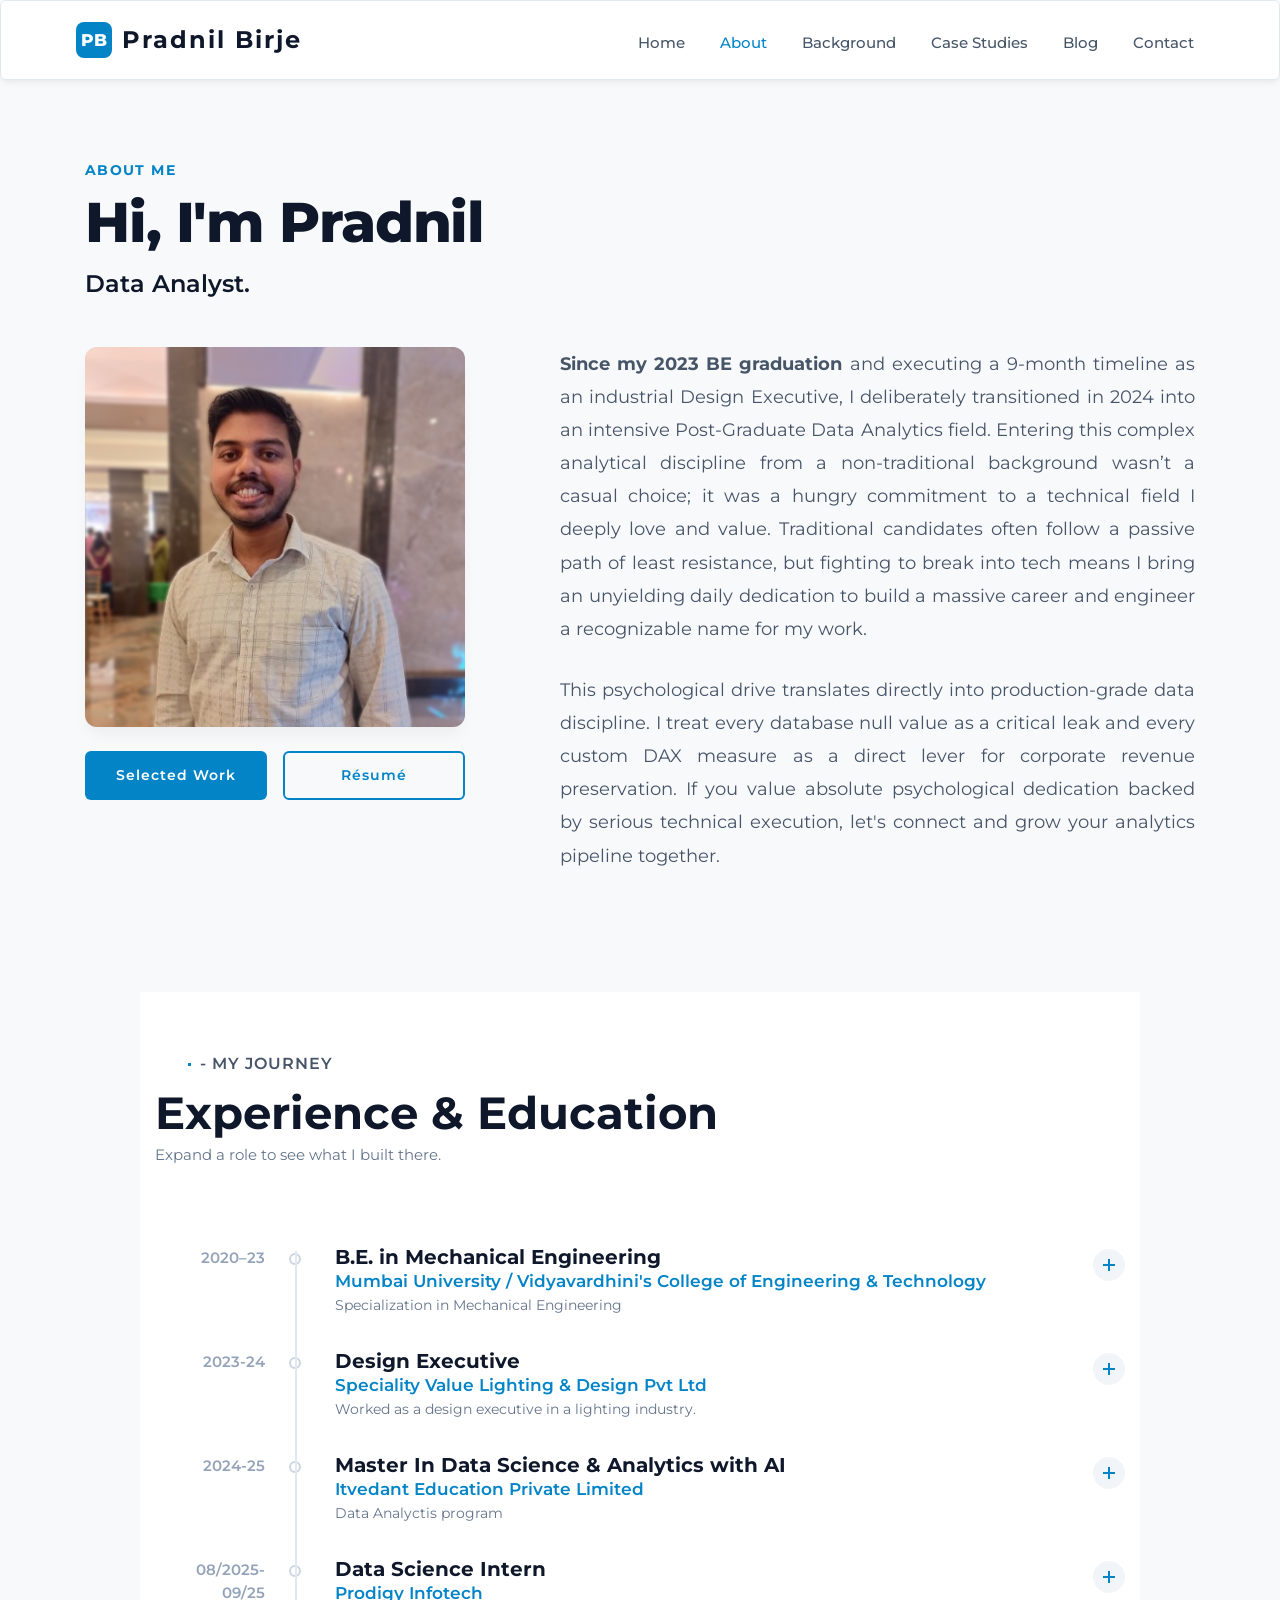
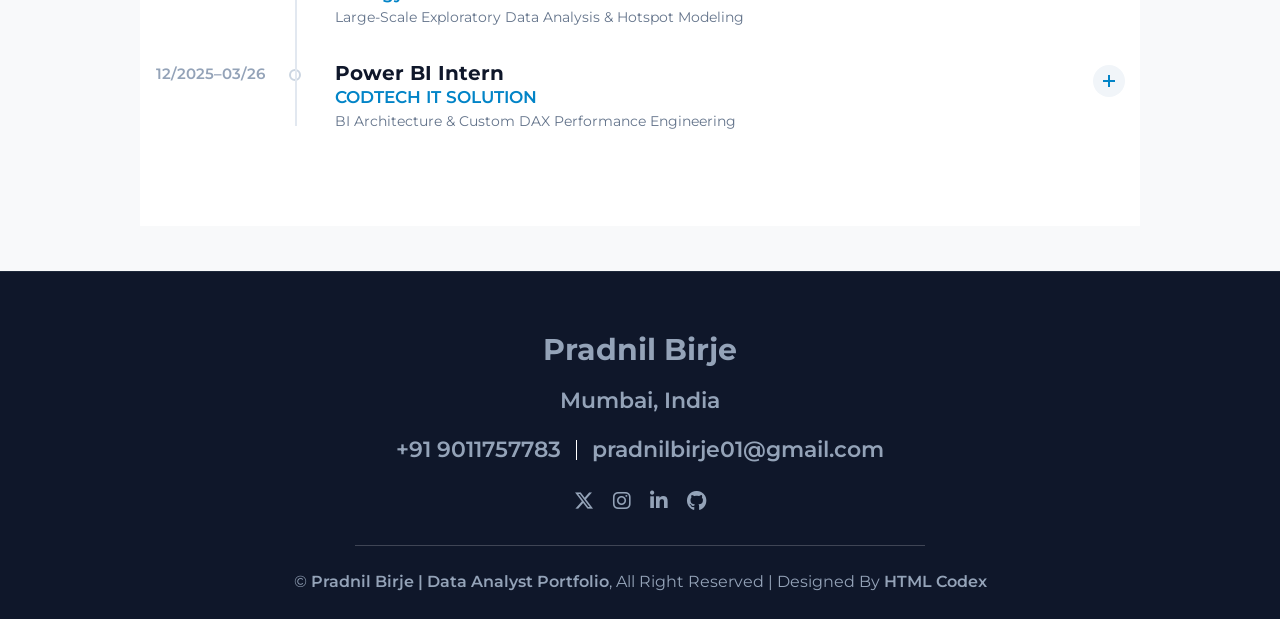
<file: about.html>
<!DOCTYPE html>
<html lang="en">
    <head>
        <meta charset="utf-8">
        <title>Pradnil Birje | Data Analyst Portfolio</title>
        <meta content="width=device-width, initial-scale=1.0" name="viewport">
        <meta name="keywords" content="Data Analyst, Power BI, Python, SQL, Tableau, Data Visualization, Portfolio">
        <meta name="description" content="Explore Pradnil Birje’s Data Analyst Portfolio — featuring projects in Power BI, Python, SQL, and Tableau.">

        <!-- Favicon -->
        <!-- PRADNIL BIRJE BRAND FAVICON SUITE -->
        <link rel="apple-touch-icon" sizes="180x180" href="img/apple-touch-icon.png">
        <link rel="icon" type="image/png" sizes="32x32" href="img/favicon-32x32.png">
        <link rel="icon" type="image/png" sizes="16x16" href="img/favicon-16x16.png">


        <!-- Google Font -->
        <link href="https://fonts.googleapis.com/css2?family=Montserrat:wght@300;400;500;600;700&display=swap" rel="stylesheet">

        <!-- CSS Libraries -->
        <link href="https://stackpath.bootstrapcdn.com/bootstrap/4.4.1/css/bootstrap.min.css" rel="stylesheet">
        <link rel="stylesheet" href="https://cdnjs.cloudflare.com/ajax/libs/font-awesome/6.5.0/css/all.min.css">
        <link href="lib/animate/animate.min.css" rel="stylesheet">
        <link href="lib/owlcarousel/assets/owl.carousel.min.css" rel="stylesheet">
        <link href="lib/lightbox/css/lightbox.min.css" rel="stylesheet">

        <!-- Template Stylesheet -->
        <link href="css/style.css" rel="stylesheet">
    </head>

    <body>
    
        <!-- Nav Bar Start -->
        <!-- RESPONSIVE PROFESSIONAL NAVBAR -->
        <nav class="navbar navbar-expand-md navbar-light bg-white sticky-top">
            <div class="container-fluid">
                <!-- HARRISON BLUE SQUARE INITIAL EMBLEM EMBED -->
                <a class="navbar-brand d-flex align-items-center" href="index.html" style="font-weight: 700; font-size: 1.5rem; color: #0F172A; gap: 10px;">
                    <span class="brand-square-logo">PB</span>
                    <span>Pradnil Birje</span>
                </a>
                <!-- Logo / Brand Name -->
                <!-- <a class="navbar-brand" href="index.html" style="font-weight: 700; font-size: 1.5rem; color: #0F172A;">Pradnil Birje</a> -->
        
                <!-- Mobile Hamburger Button -->
                <button class="navbar-toggler" type="button" data-toggle="collapse" data-target="#navbarMobileMenu" aria-controls="navbarMobileMenu" aria-expanded="false" aria-label="Toggle navigation" style="border: none; padding: 4px;">
                    <span class="navbar-toggler-icon"></span>
                </button>

                <!-- The Menu Links Links Container -->
                <div class="collapse navbar-collapse" id="navbarMobileMenu">
                    <div class="navbar-nav ml-auto" style="gap: 15px; padding-top: 5px;">
                        <a href="index.html" class="nav-item nav-link">Home</a>
                        <a href="about.html" class="nav-item nav-link active">About</a>
                        <a href="experience.html" class="nav-item nav-link">Background</a>
                        <a href="portfolio.html" class="nav-item nav-link">Case Studies</a>
                        <a href="blog.html" class="nav-item nav-link">Blog</a>
                        <a href="contact.html" class="nav-item nav-link">Contact</a>
            </div>
        </div>
    </div>
</nav>
        <!-- Nav Bar End -->

    <!-- HARRISON STYLE NARRATIVE CONTAINER -->
    <main class="about-container" style="padding: 80px 0; background: #F8F9FA;">
        <div class="container" style="max-width: 1140px; margin: 0 auto;">
            
            <span style="color: #0284C7; font-weight: 700; font-size: 0.85rem; letter-spacing: 0.1em; text-transform: uppercase; display: block; margin-bottom: 12px;">About Me</span>
            <h1 style="font-size: 3.5rem; font-weight: 800; color: #0F172A; line-height: 1.1; margin-bottom: 16px; letter-spacing: -0.02em;">Hi, I'm Pradnil</h1>
            <h2 style="font-size: 1.5rem; font-weight: 600; color: #475569; margin-bottom: 48px;">Data Analyst.</h2>

            <div class="row align-items-start">
                
                <!-- LEFT SIDE COLUMN: Image Cutout & Action Buttons (40% Width) -->
                <div class="col-md-5 text-center text-md-left style-left-column" style="margin-bottom: 40px;">
                    <div style="background: #E2E8F0; width: 100%; max-width: 380px; height: 380px; border-radius: 12px; overflow: hidden; margin-bottom: 24px; box-shadow: 0 10px 15px -3px rgba(0,0,0,0.05);">
                        <!-- Placeholder for your professional profile headshot picture -->
                        <img src="img/IMG_20241110_180227-removebg-preview-1.png" alt="Pradnil Birje" style="width: 100%; height: 100%; object-fit: cover;">
                    </div>
                    <div class="about-action-btns" style="display: flex; gap: 16px; max-width: 380px;">
                        <a href="portfolio.html" class="btn" style="flex: 1; background: #0284C7 !important; color: #FFFFFF !important; font-weight: 600; padding: 12px; border-radius: 6px; text-align: center;">Selected Work</a>
                        <a href="resume/Pradnil_Birje_Data_Analyst_Resume.pdf" target="_blank" class="btn" style="flex: 1; background: transparent !important; color: #0284C7 !important; border: 2px solid #0284C7 !important; font-weight: 600; padding: 12px; border-radius: 6px; text-align: center;">Résumé</a>
                    </div>
                </div>

                <!-- HARRISON NARRATIVE SYSTEM: THE 2-PARAGRAPH CORE INTERFACE -->
                <div class="col-md-7 style-right-column" style="font-size: 1.15rem; line-height: 1.8; color: #334155; font-family: 'Montserrat', sans-serif;">
    
                    <!-- PARAGRAPH 1: THE HOOK, THE PIVOT, AND THE VALUE MULTIPLIER -->
                    <p style="margin-bottom: 28px; text-align: justify;">
                        <strong>Since my 2023 BE graduation</strong> and executing a 9-month timeline as an industrial Design Executive, I deliberately transitioned in 2024 into an intensive Post-Graduate Data Analytics field.
                        Entering this complex analytical discipline from a non-traditional background wasn’t a casual choice; it was a hungry commitment to a technical field I deeply love and value. 
                        
                        Traditional candidates often follow a passive path of least resistance, but fighting to break into tech means I bring an unyielding daily dedication to build a massive career and engineer a recognizable name for my work.
                </p>

                    <!-- PARAGRAPH 2: THE METRIC PROOF, THE PSYCHOLOGICAL GRIP, AND THE CALL TO ACTION -->
                    <p style="margin-bottom: 40px; text-align: justify;">
                        This psychological drive translates directly into production-grade data discipline.  
                        I treat every database null value as a critical leak and every custom DAX measure as a direct lever for corporate revenue preservation. 
                        If you value absolute psychological dedication backed by serious technical execution, let's connect and grow your analytics pipeline together.
                </p>

            </div>


            <!-- SEPARATOR LINE BEFORE WE ADD THE SKILLS GRID LAYER -->
            <hr style="border: 0; border-top: 1px solid #E2E8F0; margin: 60px 0 40px 0;">

            <!-- WE WILL EMBED YOUR PIPELINE SKILLS GRID DIRECTLY RIGHT HERE NEXT -->

        </div> <!-- Closes container -->
    </main>

<!-- Modern Interactive Left-Aligned Timeline Section Start -->
<div class="corporate-timeline-section" id="journey">
    <div class="container-fluid">
        <!-- Section Subtitle Header -->
        <div class="section-header">
            <p> - My Journey</p>
            <h2>Experience & Education</h2>
            <small class="text-muted d-block mt-1">Expand a role to see what I built there.</small>
        </div>

        <!-- Timeline Master Track -->
        <div class="harrison-timeline-track">
            
            <!-- Item 1: Your Degree -->
            <div class="timeline-node-item">
                <div class="node-year-col">2020–23</div>
                <div class="node-marker-col">
                    <div class="timeline-dot-indicator"></div>
                </div>
                <div class="node-content-col">
                    <!-- Native HTML Accordion Wrapper -->
                    <details class="timeline-accordion">
                        <summary class="accordion-trigger">
                            <div class="trigger-heading-group">
                                <h3>B.E. in Mechanical Engineering</h3>
                                <h4>Mumbai University / Vidyavardhini's College of Engineering & Technology</h4>
                                <p class="node-meta">Specialization in Mechanical Engineering</p>
                            </div>
                            <!-- Interactive Plus Custom Icon Indicator -->
                            <div class="accordion-plus-icon"></div>
                        </summary>
                        
                        <!-- Collapsible Body Panel Content Area -->
                        <div class="accordion-body-content">
                            <p class="node-desc">
                                8.26 CGPA.
                            </p>
                        </div>
                    </details>
                </div>
            </div>

            <!-- Item 2: Internship 1 -->
            <div class="timeline-node-item">
                <div class="node-year-col">2023-24</div>
                <div class="node-marker-col">
                    <div class="timeline-dot-indicator"></div>
                </div>
                <div class="node-content-col">
                    <details class="timeline-accordion">
                        <summary class="accordion-trigger">
                            <div class="trigger-heading-group">
                                <h3>Design Executive<h3>
                                <h4>Speciality Value Lighting & Design Pvt Ltd</h4>
                                <p class="node-meta">Worked as a design executive in a lighting industry.</p>
                            </div>
                            <div class="accordion-plus-icon"></div>
                        </summary>
                        
                        <div class="accordion-body-content">
                            <p class="node-desc">
                                Executed full-cycle lighting designs from ideation to completion, adhering to industry 
                                standards & client expectations, resulting in a 25% boost in project approval rates and securing 
                                repeat business.
                            </p>
                        </div>
                    </details>
                </div>
            </div>

            <!-- Item 2: Internship 1 -->
            <div class="timeline-node-item">
                <div class="node-year-col">2024-25</div>
                <div class="node-marker-col">
                    <div class="timeline-dot-indicator"></div>
                </div>
                <div class="node-content-col">
                    <details class="timeline-accordion">
                        <summary class="accordion-trigger">
                            <div class="trigger-heading-group">
                                <h3>Master In Data Science & Analytics with AI<h3>
                                <h4>Itvedant Education Private Limited</h4>
                                <p class="node-meta">Data Analyctis program</p>
                            </div>
                            <div class="accordion-plus-icon"></div>
                        </summary>
                        
                        <div class="accordion-body-content">
                            <p class="node-desc">
                                A comprehensive post-graduate program focused on developing hands-on skills in data analytics, visualization, and AI-driven insights using industry-leading tools and platforms.
                            </p>
                        </div>
                    </details>
                </div>
            </div>

            <!-- Item 2: Internship 1 -->
            <div class="timeline-node-item">
                <div class="node-year-col">08/2025-09/25</div>
                <div class="node-marker-col">
                    <div class="timeline-dot-indicator"></div>
                </div>
                <div class="node-content-col">
                    <details class="timeline-accordion">
                        <summary class="accordion-trigger">
                            <div class="trigger-heading-group">
                                <h3>Data Science Intern<h3>
                                <h4>Prodigy Infotech</h4>
                                <p class="node-meta">Large-Scale Exploratory Data Analysis & Hotspot Modeling</p>
                            </div>
                            <div class="accordion-plus-icon"></div>
                        </summary>
                        
                        <div class="accordion-body-content">
                            <p class="node-desc">
                                Analyzed large-scale real-world datasets, including a 3GB traffic safety infrastructure database with over 7.7M records. Utilized Python (Pandas, NumPy) to clean raw parameters, perform exploratory analysis, and isolate critical high-risk hot spots.
                            </p>
                        </div>
                    </details>
                </div>
            </div>


            <!-- Item 3: Internship 2 / Freelance -->
            <div class="timeline-node-item">
                <div class="node-year-col">12/2025–03/26</div>
                <div class="node-marker-col">
                    <div class="timeline-dot-indicator"></div>
                </div>
                <div class="node-content-col">
                    <details class="timeline-accordion">
                        <summary class="accordion-trigger">
                            <div class="trigger-heading-group">
                                <h3>Power BI Intern </h3>
                                <h4>CODTECH IT SOLUTION</h4>
                                <p class="node-meta">BI Architecture & Custom DAX Performance Engineering</p>
                            </div>
                            <div class="accordion-plus-icon"></div>
                        </summary>
                        
                        <div class="accordion-body-content">
                            <p class="node-desc">
                                Engineered end-to-end data manipulation scripts using SQL and Python. Built comprehensive Power BI dashboards, authoring optimized custom DAX calculations to evaluate complex operational and transactional business metrics cleanly.
                            </p>
                        </div>
                    </details>
                </div>
            </div>

        </div>
    </div>
</div>
<!-- Modern Interactive Left-Aligned Timeline Section End -->

    

    <!-- Footer Start -->
        <div class="footer wow fadeIn" data-wow-delay="0.3s">
            <div class="container-fluid">
                <div class="container">
                    <div class="footer-info">
                        <h2>Pradnil Birje</h2>
                        <h3>Mumbai, India</h3>
                        <div class="footer-menu">
                            <p>+91 9011757783</p>
                            <p>pradnilbirje01@gmail.com</p>
                        </div>
                        <div class="footer-social">
                            <a href="https://x.com/PradnilB"><i class="fab fa-x-twitter"></i></a>
<!--                             <a href=""><i class="fab fa-facebook-f"></i></a>
                            <a href=""><i class="fab fa-youtube"></i></a> -->
                            <a href="https://www.instagram.com/___pradnil___/"><i class="fab fa-instagram"></i></a>
                            <a href="https://www.linkedin.com/in/pradnilbirje24/"><i class="fab fa-linkedin-in"></i></a>
                            <a href="https://github.com/PradnilBirje" target="_blank"><i class="fab fa-github"></i></a>
                        </div>
                    </div>
                </div>
                <div class="container copyright">
                    <p>&copy; <a href="#">Pradnil Birje | Data Analyst Portfolio</a>, All Right Reserved | Designed By <a href="https://htmlcodex.com">HTML Codex</a></p>
                </div>
            </div>
        </div>
        <!-- Footer End -->

<!-- ISOLATED VIEWPORT ANIMATION ENGINE FOR JOURNEY TIMELINE -->
<script>
(function() {
    document.addEventListener("DOMContentLoaded", function () {
        const targetNodes = document.querySelectorAll(".timeline-node-item");
        const timelineLine = document.querySelector(".harrison-timeline-track");

        // Safety Trigger: If the browser is old or has an error, show data immediately
        if (!('IntersectionObserver' in window)) {
            targetNodes.forEach(node => node.classList.add("reveal-active"));
            if (timelineLine) timelineLine.classList.add("track-visible");
            return;
        }

        // Configuration: Tells the browser to trigger when the item is 15% onto the screen
        const elementScrollOptions = {
            root: null,
            rootMargin: "0px 0px -15% 0px",
            threshold: 0.15
        };

        const scrollRevealEngine = new IntersectionObserver(function(entries, observer) {
            entries.forEach(function(entry) {
                if (entry.isIntersecting) {
                    // Inject the class that drives the smooth CSS animation
                    entry.target.classList.add("reveal-active");
                    
                    // Simultaneously fade in the vertical connector line track
                    if (timelineLine) {
                        timelineLine.classList.add("track-visible");
                    }
                    
                    // Disengage monitoring for this item so it stays visible permanently
                    observer.unobserve(entry.target);
                }
            });
        }, elementScrollOptions);

        // Bind the observer engine to your timeline elements
        targetNodes.forEach(function(node) {
            scrollRevealEngine.observe(node);
        });
    });
})();
</script>
</file>
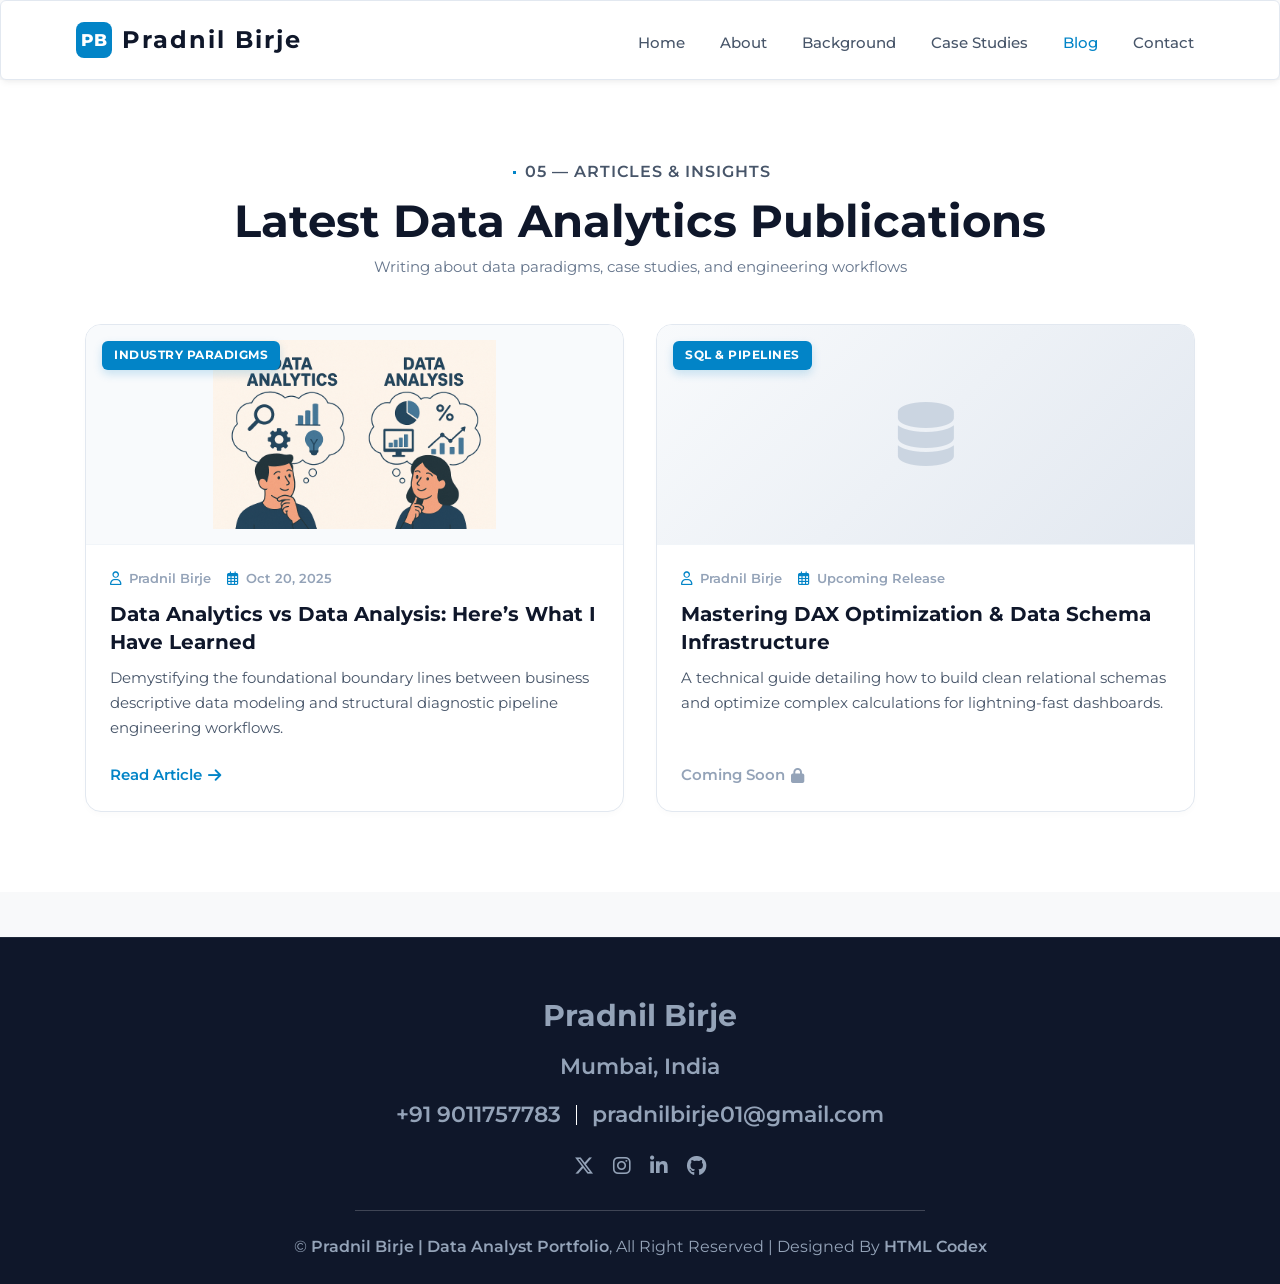
<file: blog.html>
<!DOCTYPE html>
<html lang="en">
    <head>
        <meta charset="utf-8">
        <title>Pradnil Birje | Data Analyst Portfolio</title>
        <meta content="width=device-width, initial-scale=1.0" name="viewport">
        <meta name="keywords" content="Data Analyst, Power BI, Python, SQL, Tableau, Data Visualization, Portfolio">
        <meta name="description" content="Explore Pradnil Birje’s Data Analyst Portfolio — featuring projects in Power BI, Python, SQL, and Tableau.">

        <!-- Favicon -->
        <!-- PRADNIL BIRJE BRAND FAVICON SUITE -->
        <link rel="apple-touch-icon" sizes="180x180" href="img/apple-touch-icon.png">
        <link rel="icon" type="image/png" sizes="32x32" href="img/favicon-32x32.png">
        <link rel="icon" type="image/png" sizes="16x16" href="img/favicon-16x16.png">


        <!-- Google Font -->
        <link href="https://fonts.googleapis.com/css2?family=Montserrat:wght@300;400;500;600;700&display=swap" rel="stylesheet">

        <!-- CSS Libraries -->
        <link href="https://stackpath.bootstrapcdn.com/bootstrap/4.4.1/css/bootstrap.min.css" rel="stylesheet">
        <link rel="stylesheet" href="https://cdnjs.cloudflare.com/ajax/libs/font-awesome/6.5.0/css/all.min.css">
        <link href="lib/animate/animate.min.css" rel="stylesheet">
        <link href="lib/owlcarousel/assets/owl.carousel.min.css" rel="stylesheet">
        <link href="lib/lightbox/css/lightbox.min.css" rel="stylesheet">

        <!-- Template Stylesheet -->
        <link href="css/style.css" rel="stylesheet">
    </head>

    <body>
    
        <!-- Nav Bar Start -->
        <!-- RESPONSIVE PROFESSIONAL NAVBAR -->
        <nav class="navbar navbar-expand-md navbar-light bg-white sticky-top">
            <div class="container-fluid">
                <!-- HARRISON BLUE SQUARE INITIAL EMBLEM EMBED -->
                <a class="navbar-brand d-flex align-items-center" href="index.html" style="font-weight: 700; font-size: 1.5rem; color: #0F172A; gap: 10px;">
                    <span class="brand-square-logo">PB</span>
                    <span>Pradnil Birje</span>
                </a>
                <!-- Logo / Brand Name -->
                <!-- <a class="navbar-brand" href="index.html" style="font-weight: 700; font-size: 1.5rem; color: #0F172A;">Pradnil Birje</a> -->
        
                <!-- Mobile Hamburger Button -->
                <button class="navbar-toggler" type="button" data-toggle="collapse" data-target="#navbarMobileMenu" aria-controls="navbarMobileMenu" aria-expanded="false" aria-label="Toggle navigation" style="border: none; padding: 4px;">
                    <span class="navbar-toggler-icon"></span>
                </button>

                <!-- The Menu Links Links Container -->
                <div class="collapse navbar-collapse" id="navbarMobileMenu">
                    <div class="navbar-nav ml-auto" style="gap: 15px; padding-top: 5px;">
                        <a href="index.html" class="nav-item nav-link">Home</a>
                        <a href="about.html" class="nav-item nav-link">About</a>
                        <a href="experience.html" class="nav-item nav-link">Background</a>
                        <a href="portfolio.html" class="nav-item nav-link">Case Studies</a>
                        <a href="blog.html" class="nav-item nav-link active">Blog</a>
                        <a href="contact.html" class="nav-item nav-link">Contact</a>
            </div>
        </div>
    </div>
</nav>
        <!-- Nav Bar End -->


        <!-- Premium Corporate Blog Section Start -->
        <div class="corporate-blog-section" id="blog">
            <div class="container-fluid">
                <!-- Centered Modern Section Header -->
                <div class="section-header text-center">
                    <p>05 — ARTICLES & INSIGHTS</p>
                    <h2>Latest Data Analytics Publications</h2>
                    <small class="text-muted d-block mt-2">Writing about data paradigms, case studies, and engineering workflows</small>
                </div>

                <!-- Dynamic Multi-Column Grid Matrix -->
                <div class="blog-articles-grid">
            
                    <!-- Article Card 1 -->
                    <div class="article-panel-card">
                        <div class="article-image-frame">
                            <img src="img/DA_DAS_Image AM.png" alt="Data Analytics vs Data Analysis" class="img-fluid article-thumb">
                            <div class="article-category-tag">Industry Paradigms</div>
                </div>
                <div class="article-details-block">
                    <!-- Modern Meta Tags Bar -->
                    <div class="article-meta-row">
                        <span><i class="far fa-user"></i> Pradnil Birje</span>
                        <span><i class="far fa-calendar-alt"></i> Oct 20, 2025</span>
                    </div>
                    
                    <h3>Data Analytics vs Data Analysis: Here’s What I Have Learned</h3>
                    <p>Demystifying the foundational boundary lines between business descriptive data modeling and structural diagnostic pipeline engineering workflows.</p>
                    
                    <a href="https://medium.com/data-and-beyond/data-analytics-vs-data-analysis-heres-what-i-have-learned-2e611f8060aa?sharedUserId=pradnilbirje01" class="article-read-btn">Read Article <i class="fas fa-arrow-right"></i></a>
                </div>
            </div>

            <!-- Article Card 2 (Placeholder to balance your grid layout beautifully) -->
            <div class="article-panel-card">
                <div class="article-image-frame">
                    <div class="article-placeholder-frame">
                        <i class="fas fa-database placeholder-icon"></i>
                    </div>
                    <div class="article-category-tag">SQL & Pipelines</div>
                </div>
                <div class="article-details-block">
                    <div class="article-meta-row">
                        <span><i class="far fa-user"></i> Pradnil Birje</span>
                        <span><i class="far fa-calendar-alt"></i> Upcoming Release</span>
                    </div>
                    <h3>Mastering DAX Optimization & Data Schema Infrastructure</h3>
                    <p>A technical guide detailing how to build clean relational schemas and optimize complex calculations for lightning-fast dashboards.</p>
                    <a href="#" class="article-read-btn disabled-btn">Coming Soon <i class="fas fa-lock"></i></a>
                </div>
            </div>

        </div>
    </div>
</div>
<!-- Premium Corporate Blog Section End -->



        <!-- Footer Start -->
        <div class="footer wow fadeIn" data-wow-delay="0.3s">
            <div class="container-fluid">
                <div class="container">
                    <div class="footer-info">
                        <h2>Pradnil Birje</h2>
                        <h3>Mumbai, India</h3>
                        <div class="footer-menu">
                            <p>+91 9011757783</p>
                            <p>pradnilbirje01@gmail.com</p>
                        </div>
                        <div class="footer-social">
                            <a href="https://x.com/PradnilB"><i class="fab fa-x-twitter"></i></a>
<!--                             <a href=""><i class="fab fa-facebook-f"></i></a>
                            <a href=""><i class="fab fa-youtube"></i></a> -->
                            <a href="https://www.instagram.com/___pradnil___/"><i class="fab fa-instagram"></i></a>
                            <a href="https://www.linkedin.com/in/pradnilbirje24/"><i class="fab fa-linkedin-in"></i></a>
                            <a href="https://github.com/PradnilBirje" target="_blank"><i class="fab fa-github"></i></a>
                        </div>
                    </div>
                </div>
                <div class="container copyright">
                    <p>&copy; <a href="#">Pradnil Birje | Data Analyst Portfolio</a>, All Right Reserved | Designed By <a href="https://htmlcodex.com">HTML Codex</a></p>
                </div>
            </div>
        </div>
        <!-- Footer End -->
</file>
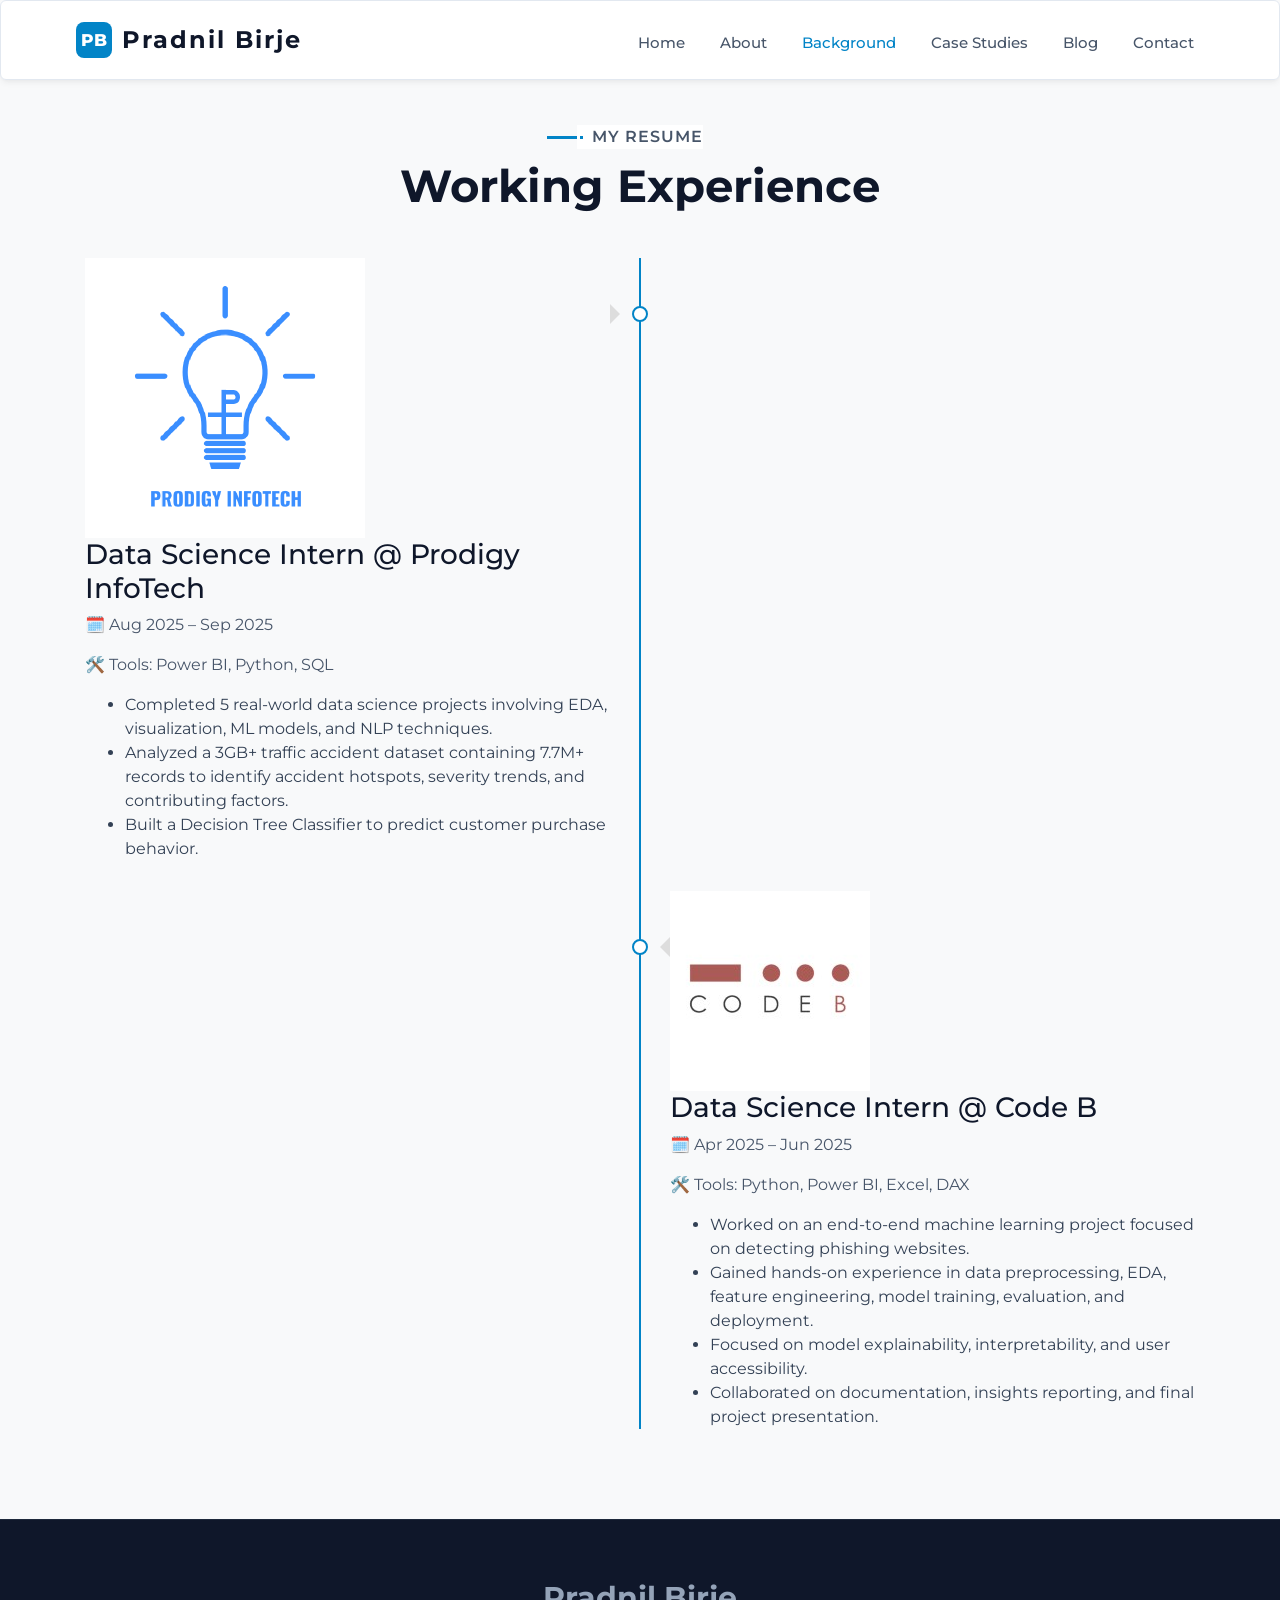
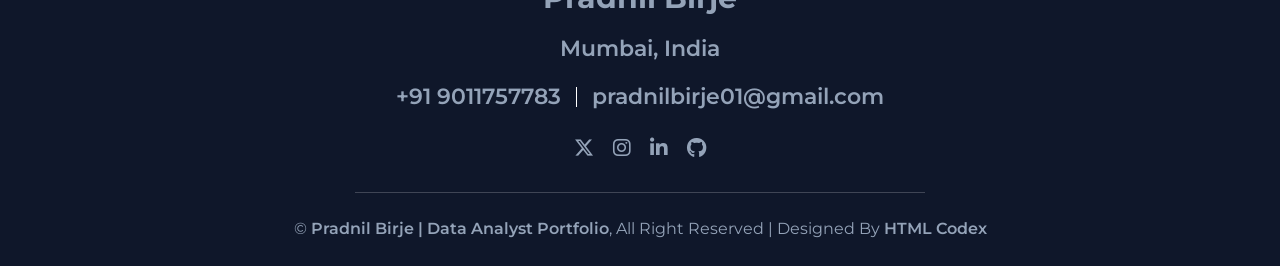
<file: experience.html>
<!DOCTYPE html>
<html lang="en">
    <head>
        <meta charset="utf-8">
        <title>Pradnil Birje | Data Analyst Portfolio</title>
        <meta content="width=device-width, initial-scale=1.0" name="viewport">
        <meta name="keywords" content="Data Analyst, Power BI, Python, SQL, Tableau, Data Visualization, Portfolio">
        <meta name="description" content="Explore Pradnil Birje’s Data Analyst Portfolio — featuring projects in Power BI, Python, SQL, and Tableau.">

        <!-- Favicon -->
        <!-- PRADNIL BIRJE BRAND FAVICON SUITE -->
        <link rel="apple-touch-icon" sizes="180x180" href="img/apple-touch-icon.png">
        <link rel="icon" type="image/png" sizes="32x32" href="img/favicon-32x32.png">
        <link rel="icon" type="image/png" sizes="16x16" href="img/favicon-16x16.png">


        <!-- Google Font -->
        <link href="https://fonts.googleapis.com/css2?family=Montserrat:wght@300;400;500;600;700&display=swap" rel="stylesheet">

        <!-- CSS Libraries -->
        <link href="https://stackpath.bootstrapcdn.com/bootstrap/4.4.1/css/bootstrap.min.css" rel="stylesheet">
        <link rel="stylesheet" href="https://cdnjs.cloudflare.com/ajax/libs/font-awesome/6.5.0/css/all.min.css">
        <link href="lib/animate/animate.min.css" rel="stylesheet">
        <link href="lib/owlcarousel/assets/owl.carousel.min.css" rel="stylesheet">
        <link href="lib/lightbox/css/lightbox.min.css" rel="stylesheet">

        <!-- Template Stylesheet -->
        <link href="css/style.css" rel="stylesheet">
    </head>

    <body>
    
        <!-- Nav Bar Start -->
        <!-- RESPONSIVE PROFESSIONAL NAVBAR -->
        <nav class="navbar navbar-expand-md navbar-light bg-white sticky-top">
            <div class="container-fluid">
                <!-- HARRISON BLUE SQUARE INITIAL EMBLEM EMBED -->
                <a class="navbar-brand d-flex align-items-center" href="index.html" style="font-weight: 700; font-size: 1.5rem; color: #0F172A; gap: 10px;">
                    <span class="brand-square-logo">PB</span>
                    <span>Pradnil Birje</span>
                </a>
                <!-- Logo / Brand Name -->
                <!-- <a class="navbar-brand" href="index.html" style="font-weight: 700; font-size: 1.5rem; color: #0F172A;">Pradnil Birje</a> -->
        
                <!-- Mobile Hamburger Button -->
                <button class="navbar-toggler" type="button" data-toggle="collapse" data-target="#navbarMobileMenu" aria-controls="navbarMobileMenu" aria-expanded="false" aria-label="Toggle navigation" style="border: none; padding: 4px;">
                    <span class="navbar-toggler-icon"></span>
                </button>

                <!-- The Menu Links Links Container -->
                <div class="collapse navbar-collapse" id="navbarMobileMenu">
                    <div class="navbar-nav ml-auto" style="gap: 15px; padding-top: 5px;">
                        <a href="index.html" class="nav-item nav-link">Home</a>
                        <a href="about.html" class="nav-item nav-link">About</a>
                        <a href="experience.html" class="nav-item nav-link active">Background</a>
                        <a href="portfolio.html" class="nav-item nav-link">Case Studies</a>
                        <a href="blog.html" class="nav-item nav-link">Blog</a>
                        <a href="contact.html" class="nav-item nav-link">Contact</a>
            </div>
        </div>
    </div>
</nav>
        <!-- Nav Bar End -->

        <!-- Experience Start -->
<div class="experience" id="experience">
    <div class="container">

        <header class="section-header text-center">
            <p>My Resume</p>
            <h2>Working Experience</h2>
        </header>

        <div class="timeline">

            <!-- Experience 1 -->
            <div class="timeline-item left">
                <div class="timeline-content">

                    <div class="header">
                        <img src="img/130365840.png"
                             alt="Prodigy InfoTech"
                             class="company-logo">

                        <h3>Data Science Intern @ Prodigy InfoTech</h3>
                    </div>

                    <p>🗓️ Aug 2025 – Sep 2025</p>

                    <p class="tools">
                        🛠️ Tools: Power BI, Python, SQL
                    </p>

                    <ul>
                        <li>Completed 5 real-world data science projects involving EDA, visualization, ML models, and NLP techniques.</li>

                        <li>Analyzed a 3GB+ traffic accident dataset containing 7.7M+ records to identify accident hotspots, severity trends, and contributing factors.</li>

                        <li>Built a Decision Tree Classifier to predict customer purchase behavior.</li>
                    </ul>

                </div>
            </div>

                        <!-- Experience 2 -->
            <div class="timeline-item right">
                <div class="timeline-content">

                    <div class="header">
                        <img src="img/code_b_logo.jpg"
                             alt="Code B Solutions"
                             class="company-logo">

                        <h3>Data Science Intern @ Code B</h3>
                    </div>

                    <p>🗓️ Apr 2025 – Jun 2025</p>

                    <p class="tools">
                        🛠️ Tools: Python, Power BI, Excel, DAX
                    </p>

                    <ul>
                        <li>Worked on an end-to-end machine learning project focused on detecting phishing websites.</li>

                        <li>Gained hands-on experience in data preprocessing, EDA, feature engineering, model training, evaluation, and deployment.</li>

                        <li>Focused on model explainability, interpretability, and user accessibility.</li>

                        <li>Collaborated on documentation, insights reporting, and final project presentation.</li>
                    </ul>

                </div>
            </div>
                    </ul>
            
                </div>

                </div>
            </div>
        </div>
    </div>
</div>
<!-- Experience End -->


<!-- Footer Start -->
        <div class="footer wow fadeIn" data-wow-delay="0.3s">
            <div class="container-fluid">
                <div class="container">
                    <div class="footer-info">
                        <h2>Pradnil Birje</h2>
                        <h3>Mumbai, India</h3>
                        <div class="footer-menu">
                            <p>+91 9011757783</p>
                            <p>pradnilbirje01@gmail.com</p>
                        </div>
                        <div class="footer-social">
                            <a href="https://x.com/PradnilB"><i class="fab fa-x-twitter"></i></a>
<!--                             <a href=""><i class="fab fa-facebook-f"></i></a>
                            <a href=""><i class="fab fa-youtube"></i></a> -->
                            <a href="https://www.instagram.com/___pradnil___/"><i class="fab fa-instagram"></i></a>
                            <a href="https://www.linkedin.com/in/pradnilbirje24/"><i class="fab fa-linkedin-in"></i></a>
                            <a href="https://github.com/PradnilBirje" target="_blank"><i class="fab fa-github"></i></a>
                        </div>
                    </div>
                </div>
                <div class="container copyright">
                    <p>&copy; <a href="#">Pradnil Birje | Data Analyst Portfolio</a>, All Right Reserved | Designed By <a href="https://htmlcodex.com">HTML Codex</a></p>
                </div>
            </div>
        </div>
        <!-- Footer End -->
</file>
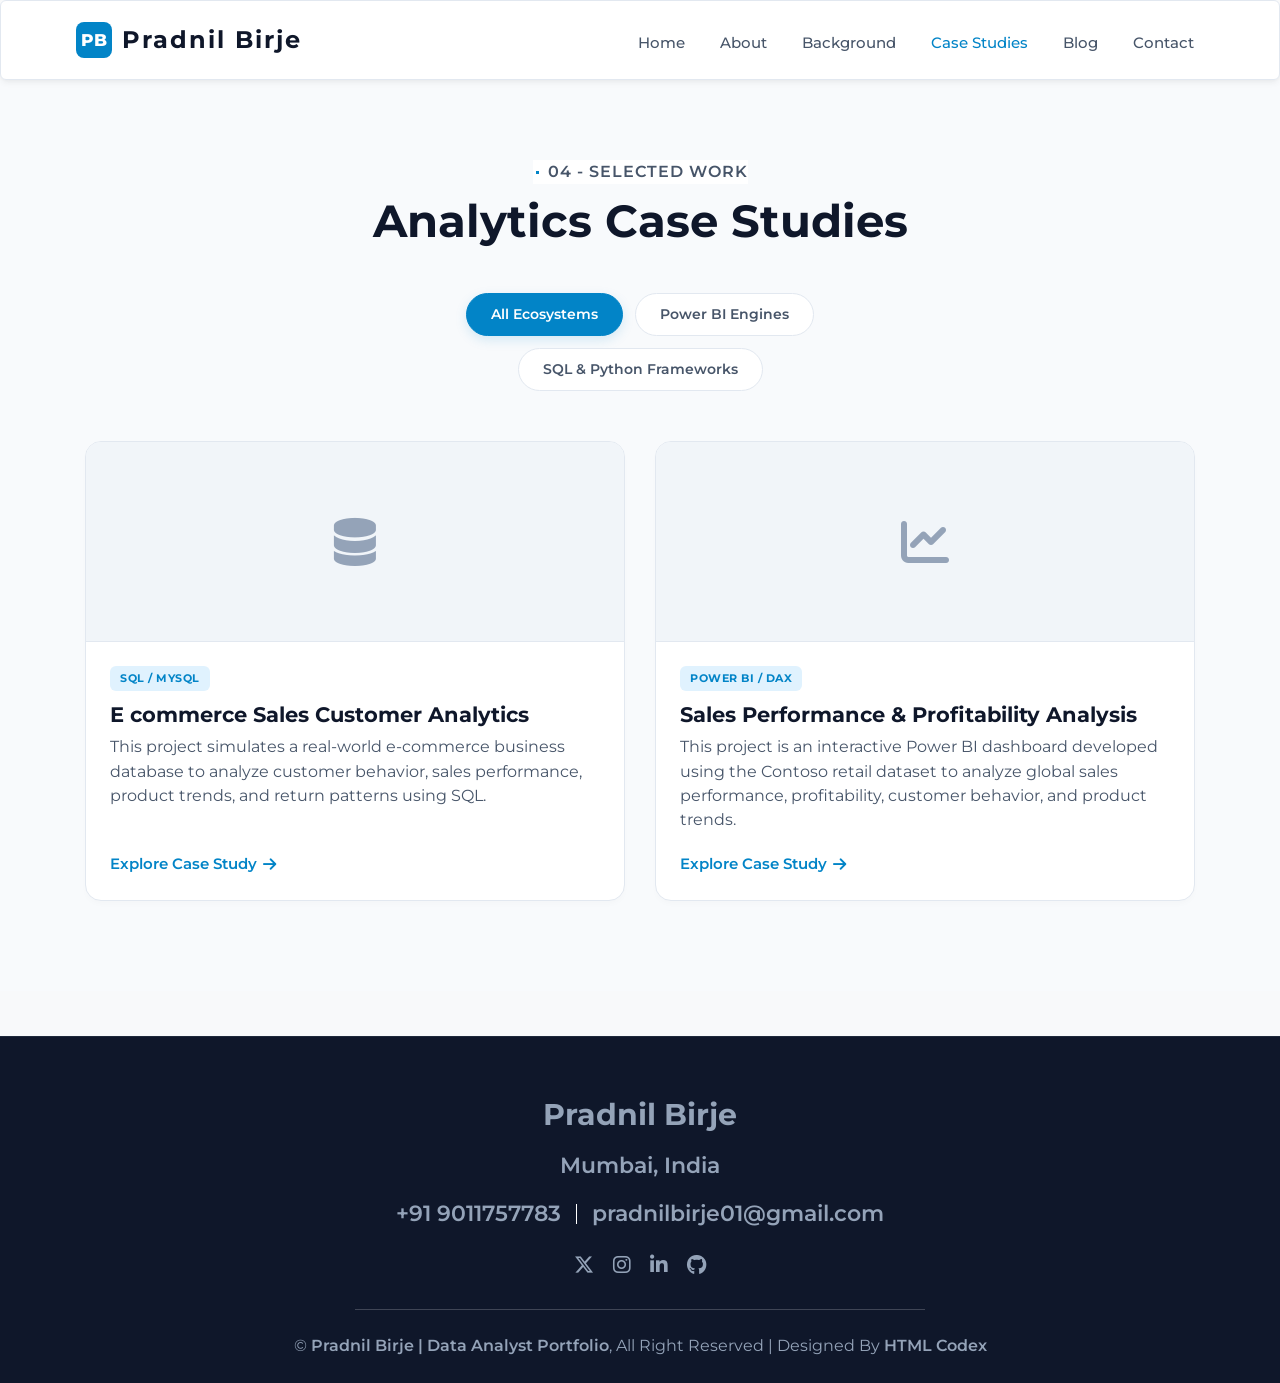
<file: portfolio.html>
<!DOCTYPE html>
<html lang="en">
    <head>
        <meta charset="utf-8">
        <title>Pradnil Birje | Data Analyst Portfolio</title>
        <meta content="width=device-width, initial-scale=1.0" name="viewport">
        <meta name="keywords" content="Data Analyst, Power BI, Python, SQL, Tableau, Data Visualization, Portfolio">
        <meta name="description" content="Explore Pradnil Birje’s Data Analyst Portfolio — featuring projects in Power BI, Python, SQL, and Tableau.">

        <!-- Favicon -->
        <!-- PRADNIL BIRJE BRAND FAVICON SUITE -->
        <link rel="apple-touch-icon" sizes="180x180" href="img/apple-touch-icon.png">
        <link rel="icon" type="image/png" sizes="32x32" href="img/favicon-32x32.png">
        <link rel="icon" type="image/png" sizes="16x16" href="img/favicon-16x16.png">


        <!-- Google Font -->
        <link href="https://fonts.googleapis.com/css2?family=Montserrat:wght@300;400;500;600;700&display=swap" rel="stylesheet">

        <!-- CSS Libraries -->
        <link href="https://stackpath.bootstrapcdn.com/bootstrap/4.4.1/css/bootstrap.min.css" rel="stylesheet">
        <link rel="stylesheet" href="https://cdnjs.cloudflare.com/ajax/libs/font-awesome/6.5.0/css/all.min.css">
        <link href="lib/animate/animate.min.css" rel="stylesheet">
        <link href="lib/owlcarousel/assets/owl.carousel.min.css" rel="stylesheet">
        <link href="lib/lightbox/css/lightbox.min.css" rel="stylesheet">

        <!-- Template Stylesheet -->
        <link href="css/style.css" rel="stylesheet">
    </head>

    <body>
    
        <!-- Nav Bar Start -->
        <!-- RESPONSIVE PROFESSIONAL NAVBAR -->
        <nav class="navbar navbar-expand-md navbar-light bg-white sticky-top">
            <div class="container-fluid">
                <!-- HARRISON BLUE SQUARE INITIAL EMBLEM EMBED -->
                <a class="navbar-brand d-flex align-items-center" href="index.html" style="font-weight: 700; font-size: 1.5rem; color: #0F172A; gap: 10px;">
                    <span class="brand-square-logo">PB</span>
                    <span>Pradnil Birje</span>
                </a>
                <!-- Logo / Brand Name -->
                <!-- <a class="navbar-brand" href="index.html" style="font-weight: 700; font-size: 1.5rem; color: #0F172A;">Pradnil Birje</a> -->
        
                <!-- Mobile Hamburger Button -->
                <button class="navbar-toggler" type="button" data-toggle="collapse" data-target="#navbarMobileMenu" aria-controls="navbarMobileMenu" aria-expanded="false" aria-label="Toggle navigation" style="border: none; padding: 4px;">
                    <span class="navbar-toggler-icon"></span>
                </button>

                <!-- The Menu Links Links Container -->
                <div class="collapse navbar-collapse" id="navbarMobileMenu">
                    <div class="navbar-nav ml-auto" style="gap: 15px; padding-top: 5px;">
                        <a href="index.html" class="nav-item nav-link">Home</a>
                        <a href="about.html" class="nav-item nav-link">About</a>
                        <a href="experience.html" class="nav-item nav-link">Background</a>
                        <a href="portfolio.html" class="nav-item nav-link active">Case Studies</a>
                        <a href="blog.html" class="nav-item nav-link">Blog</a>
                        <a href="contact.html" class="nav-item nav-link">Contact</a>
            </div>
        </div>
    </div>
</nav>
        <!-- Nav Bar End -->


        
<!-- Service End -->
        
        <!-- Corporate Analytics Portfolio Section Start -->
        <div class="portfolio-rescue-section" id="case-studies">
            <div class="container-fluid">
            <!-- Section Header Title Block -->
            <div class="section-header text-center">
                <p>04 - Selected Work</p>
                <h2>Analytics Case Studies</h2>
        </div>

        <!-- Corporate Filter Navigation Tabs Group (Harrison Style) -->
        <ul id="portfolio-filter-rescue">
            <li class="filter-btn active-tab" data-filter="all">All Ecosystems</li>
            <li class="filter-btn" data-filter="powerbi">Power BI Engines</li>
            <li class="filter-btn" data-filter="sql-python">SQL & Python Frameworks</li>
        </ul>

        <!-- Portfolio Cards Layout Matrix Grid -->
        <div class="case-studies-grid">

            <!-- Card 1: SQL & Python Project -->
            <div class="case-card display-item" data-category="sql-python">
                <div class="card-visual-frame">
                    <i class="fas fa-database card-placeholder-icon"></i>
                    <!-- Replace with <img src="img/your-sql-code.png"> when ready -->
                </div>
                <div class="card-details-box">
                    <span class="card-tech-badge">SQL / MySQL</span>
                    <h3>E commerce Sales Customer Analytics</h3>
                    <p>This project simulates a real-world e-commerce business database to analyze customer behavior, sales performance, product trends, and return patterns using SQL.</p>
                    <a href="https://github.com/PradnilBirje/E-commerce-Sales-Customer-Analytics-SQL-Case-Study" class="card-action-link">Explore Case Study <i class="fas fa-arrow-right"></i></a>
                </div>
            </div>
            
            <!-- Card 2: Power BI Project -->
            <div class="case-card display-item" data-category="powerbi">
                <div class="card-visual-frame">
                    <i class="fas fa-chart-line card-placeholder-icon"></i>
                    <!-- Replace with <img src="img/your-dashboard.png"> when ready -->
                </div>
                <div class="card-details-box">
                    <span class="card-tech-badge">Power BI / DAX</span>
                    <h3>Sales Performance & Profitability Analysis</h3>
                    <p>This project is an interactive Power BI dashboard developed using the Contoso retail dataset to analyze global sales performance, profitability, customer behavior, and product trends.</p>
                    <a href="https://github.com/PradnilBirje/Sales-Performance-And-Profitability-Analysis" class="card-action-link">Explore Case Study <i class="fas fa-arrow-right"></i></a>
                </div>
            </div>

        </div>
    </div>
</div>
<!-- Corporate Analytics Portfolio Section End -->



        <!-- Footer Start -->
        <div class="footer wow fadeIn" data-wow-delay="0.3s">
            <div class="container-fluid">
                <div class="container">
                    <div class="footer-info">
                        <h2>Pradnil Birje</h2>
                        <h3>Mumbai, India</h3>
                        <div class="footer-menu">
                            <p>+91 9011757783</p>
                            <p>pradnilbirje01@gmail.com</p>
                        </div>
                        <div class="footer-social">
                            <a href="https://x.com/PradnilB"><i class="fab fa-x-twitter"></i></a>
<!--                             <a href=""><i class="fab fa-facebook-f"></i></a>
                            <a href=""><i class="fab fa-youtube"></i></a> -->
                            <a href="https://www.instagram.com/___pradnil___/"><i class="fab fa-instagram"></i></a>
                            <a href="https://www.linkedin.com/in/pradnilbirje24/"><i class="fab fa-linkedin-in"></i></a>
                            <a href="https://github.com/PradnilBirje" target="_blank"><i class="fab fa-github"></i></a>
                        </div>
                    </div>
                </div>
                <div class="container copyright">
                    <p>&copy; <a href="#">Pradnil Birje | Data Analyst Portfolio</a>, All Right Reserved | Designed By <a href="https://htmlcodex.com">HTML Codex</a></p>
                </div>
            </div>
        </div>
        <!-- Footer End -->
</file>
<file: css/style.css>
/*******************************/
/********* General CSS *********/
/*******************************/
/* SMOOTH NAVIGATION OVERRIDE */
body {
    color: #797979;
    background: #ffffff;
    font-family: 'Montserrat', sans-serif;
}

h1,
h2, 
h3, 
h4,
h5, 
h6 {
    color: #414141;
}

a {
    color: #313131;
    transition: .3s;
}

a:hover,
a:active,
a:focus {
    color: #EF233C;
    outline: none;
    text-decoration: none;
}

.btn:focus,
.form-control:focus {
    box-shadow: none;
}

.container-fluid {
    max-width: 1366px;
}

.btn {
    padding: 12px 25px;
    font-size: 14px;
    font-weight: 600;
    letter-spacing: 1px;
    color: #ffffff;
    background: #EF233C;
    border: 2px solid transparent;
    border-radius: 0;
    box-shadow: inset 0 0 0 50px #EF233C;
    transition: ease-out 0.3s;
    -webkit-transition: ease-out 0.3s;
    -moz-transition: ease-out 0.3s;
}

.btn:hover {
    color: #EF233C;
    background: transparent;
    box-shadow: inset 0 0 0 0 #EF233C;
    border-color: #EF233C;
}

#loader {
    position: fixed;
    top: 0;
    right: 0;
    bottom: 0;
    left: 0;
    display: flex;
    align-items: center;
    justify-content: center;
    background: #ffffff;
    opacity: 0;
    visibility: hidden;
    -webkit-transition: opacity .3s ease-out, visibility 0s linear .3s;
    -o-transition: opacity .3s ease-out, visibility 0s linear .3s;
    transition: opacity .3s ease-out, visibility 0s linear .3s;
    z-index: 999;
}

#loader.show {
    -webkit-transition: opacity .6s ease-out, visibility 0s linear 0s;
    -o-transition: opacity .6s ease-out, visibility 0s linear 0s;
    transition: opacity .6s ease-out, visibility 0s linear 0s;
    visibility: visible;
    opacity: 1;
}

#loader .loader {
    position: relative;
    width: 45px;
    height: 45px;
    border: 5px solid #dddddd;
    border-top: 5px solid #EF233C;
    border-radius: 50%;
    -webkit-animation: spin 2s linear infinite;
    animation: spin 2s linear infinite;
}

@-webkit-keyframes spin {
    0% { -webkit-transform: rotate(0deg); }
    100% { -webkit-transform: rotate(360deg); }
}

@keyframes spin {
    0% { transform: rotate(0deg); }
    100% { transform: rotate(360deg); }
}

.back-to-top {
    position: fixed;
    display: none;
    width: 44px;
    height: 44px;
    padding: 8px 0;
    text-align: center;
    line-height: 1;
    font-size: 22px;
    right: 15px;
    bottom: 15px;
    z-index: 9;
}

.back-to-top i {
    color: #ffffff;
}

.back-to-top:hover i {
    color: #414141;
}


/**********************************/
/*********** Nav Bar CSS **********/
/**********************************/
.navbar {
    position: relative;
    transition: .5s;
    z-index: 999;
}

.navbar.nav-sticky {
    position: fixed;
    top: 0;
    width: 100%;
    box-shadow: 0 2px 5px rgba(0, 0, 0, .3);
}

.navbar .navbar-brand {
    margin: 0;
    font-size: 45px;
    line-height: 0px;
    font-weight: 700;
    letter-spacing: 2px;
    transition: .5s;
    
}

.navbar .navbar-brand img {
    max-width: 100%;
    max-height: 40px;
}

.navbar .dropdown-menu {
    margin-top: 0;
    border: 0;
    border-radius: 0;
    background: #f8f9fa;
}

@media (min-width: 992px) {
    .navbar {
        position: absolute;
        width: 100%;
        padding: 30px 60px;
        background: transparent !important;
        border-bottom: 1px dashed rgba(256, 256, 256, .2);
        z-index: 9;
    }
    
    .navbar.nav-sticky {
        padding: 10px 60px;
        background: #ffffff !important;
    }
    
    .navbar .navbar-brand {
        color: #ffffff;
    }
    
    .navbar.nav-sticky .navbar-brand {
        color: #EF233C;
    }

    .navbar-light .navbar-nav .nav-link,
    .navbar-light .navbar-nav .nav-link:focus {
        padding: 10px 10px 8px 10px;
        color: #ffffff;
        font-size: 15px;
        font-weight: 500;
    }
    
    .navbar-light.nav-sticky .navbar-nav .nav-link,
    .navbar-light.nav-sticky .navbar-nav .nav-link:focus {
        color: #414141;
    }

    .navbar-light .navbar-nav .nav-link:hover,
    .navbar-light .navbar-nav .nav-link.active {
        color: #111111;
    }
    
    .navbar-light.nav-sticky .navbar-nav .nav-link:hover,
    .navbar-light.nav-sticky .navbar-nav .nav-link.active {
        color: #EF233C;
    }
}

@media (max-width: 991.98px) {

    .navbar {
        position: relative;
        padding: 15px;
        background: #080B0F !important;
        border-bottom: 1px solid #252B33;
    }

    .navbar .navbar-brand {
        color: #ffffff;
    }

    .navbar .navbar-toggler {
        border: 1px solid #ffffff;
        padding: 6px 9px;
    }

    .navbar .navbar-toggler-icon {
        background-image: none;
        position: relative;
        width: 22px;
        height: 16px;
        display: block;
    }

    .navbar .navbar-toggler-icon::before,
    .navbar .navbar-toggler-icon::after {
        content: "";
        position: absolute;
        left: 0;
        width: 22px;
        height: 2px;
        background: #ffffff;
    }

    .navbar .navbar-toggler-icon::before {
        top: 2px;
        box-shadow: 0 6px 0 #ffffff, 0 12px 0 #ffffff;
    }

    .navbar .navbar-nav {
        margin-top: 15px;
        text-align: center;
    }

    .navbar a.nav-link {
        padding: 10px;
        color: #ffffff !important;
    }

    .navbar a.nav-link:hover,
    .navbar a.nav-link.active {
        color: #EF233C !important;
    }

    .navbar .dropdown-menu {
        box-shadow: none;
        background: #11161D;
    }
}



/*******************************/
/********** Hero CSS ***********/
/*******************************/
.hero {
    position: relative;
    width: 100%;
    margin-bottom: 0px;
    overflow: hidden;
    background: #0B0F14;
    background-position: center;
    background-repeat: no-repeat;
    background-size: cover;
    
    /* NEW RULES: Makes the section stretch top-to-bottom on the monitor screen */
    min-height: calc(100vh - 78px); 
    display: flex;
    align-items: center;
}

.hero .container-fluid {
    padding: 0 8%; /* Adds an 8% clean margin space on the very left and right edges */
}

/* NEW FLEX GRID: Pushes text to the left side and photo to the right side seamlessly */
.hero .row {
    display: flex;
    align-items: center;
    justify-content: space-between;
    width: 100%;
}

.hero .hero-content {
    position: relative;
    padding-left: 0px; /* Cleans up old offset spacing */
    display: flex;
    align-items: flex-start;
    justify-content: center;
    flex-direction: column;
    text-align: left;  /* Uniform left alignment */
}

/* Adds breathing room between your Name, Designation, and Paragraph metrics */
.hero .hero-text h1 {
    margin-bottom: 8px !important;
}

.hero .hero-text h2 {
    margin-bottom: 24px !important; 
}

.hero .hero-text p {
    line-height: 1.6; /* Makes your billions in profit statements easy to scan */
    max-width: 90%;   /* Keeps paragraph lines crisp instead of spreading full width */
}

.hero .hero-image {
    position: relative;
    text-align: right;
    padding-right: 0px; /* Removes old cramped padding */
}

.hero .hero-image img {
    max-width: 90%;
    max-height: 85vh; /* Prevents your avatar from growing larger than the viewport height */
    object-fit: contain;
}

.hero .hero-text p {
    color: #ffffff;
    font-size: 25px;
    font-weight: 600;
    margin-bottom: 15px;
}

.hero .hero-text h1 {
    color: #ffffff;
    font-size: 60px;
    font-weight: 700;
    letter-spacing: 3px;
    margin-bottom: 15px;
}

.hero .hero-text h2 {
    display: inline-block;
    margin: 0 0 15px 0;
    height: 35px;
    color: #ffffff;
    font-size: 35px;
    font-weight: 600;
}

.hero .hero-text .typed-text {
    display: none;
}

.hero .hero-text .typed-cursor {
    font-size: 35px;
    font-weight: 300;
    color: #ffffff;
}

.hero .hero-btn .btn {
    margin-top: 35px;
    color: #EF233C;
    background: #ffffff;
    box-shadow: inset 0 0 0 50px #ffffff;
}

.hero .hero-btn .btn:hover {
    color: #ffffff;
    background: transparent;
    box-shadow: inset 0 0 0 0 #ffffff;
    border-color: #ffffff;
}

.hero .hero-btn .btn:first-child {
    margin-right: 10px;
}

@media (max-width: 991.98px) {
    .hero {
        padding-top: 60px;
    }
    
    .hero .hero-content {
        padding: 0 15px;
    }
    
    .hero .hero-text p {
        font-size: 20px;
    }
    
    .hero .hero-text h1 {
        font-size: 45px;
    }
    
    .hero .hero-text h2 {
        font-size: 25px;
        height: 25px;
    }
    
    .hero .hero-btn .btn {
        padding: 12px 30px;
        letter-spacing: 1px;
    }
}

@media (max-width: 767.98px) {
    .hero {
        padding-top: 60px;
        padding-bottom: 60px;
    }
    
    .hero,
    .hero .hero-text,
    .hero .hero-btn {
        width: 100%;
        text-align: center;
    }
    
    .hero .hero-text p {
        font-size: 18px;
    }
    
    .hero .hero-text h1 {
        font-size: 35px;
    }
    
    .hero .hero-text h2 {
        font-size: 22px;
        height: 22px;
    }
    
    .hero .hero-btn .btn {
        padding: 10px 15px;
        letter-spacing: 1px;
    }
}

@media (max-width: 575.98px) {
    .hero .hero-text p {
        font-size: 16px;
    }
    
    .hero .hero-text h1 {
        font-size: 30px;
    }
    
    .hero .hero-text h2 {
        font-size: 18px;
        height: 18px;
    }
    
    .hero .hero-btn .btn {
        padding: 8px 10px;
        letter-spacing: 0;
    }
}


/*******************************/
/******* Section Header ********/
/*******************************/
.section-header {
    position: relative;
    margin-bottom: 45px;
}

.section-header p {
    display: inline-block;
    margin: 0 30px;
    margin-bottom: 10px;
    padding-left: 15px;
    position: relative;
    font-size: 16px;
    font-weight: 600;
    letter-spacing: 1px;
    text-transform: uppercase;
    background: #ffffff;
}

.section-header p::before {
    position: absolute;
    content: "";
    height: 3px;
    top: 11px;
    right: 0;
    left: -30px;
    background: #EF233C;
    z-index: -1;
}

.section-header p::after {
    position: absolute;
    content: "";
    width: 3px;
    height: 3px;
    top: 11px;
    left: 3px;
    background: #EF233C;
    z-index: 1;
}

.section-header h2 {
    margin: 0;
    position: relative;
    font-size: 45px;
    font-weight: 700;
}

@media (max-width: 767.98px) {
    .section-header h2 {
        font-size: 30px;
    }
}


/*******************************/
/********** About CSS **********/
/*******************************/
.about {
    position: relative;
    width: 100%;
    margin: -45px 0 45px 0;
}

.about .col-lg-6 {
    padding: 0;
}

.about .section-header {
    margin-bottom: 30px;
}

.about .about-img {
    position: relative;
    height: 100%;
}

.about .about-img img {
    position: relative;
    width: 100%;
    height: 100%;
    object-fit: cover;
}

.about .about-content {
    padding: 0 60px;
}

.about .about-text p {
    font-size: 16px;
}

section#skills {
  scroll-margin-top: 100px;
}

.about .skills {
    margin-bottom: 100px;
}

.about .skill-name {
    scroll-margin-top: 100px;
    /* margin-top: 100px; */
}

#skills {
  scroll-margin-top: 100px;
}

.about .skill-name p {
    display: inline-block;
    margin-bottom: 5px;
    font-size: 16px;
    font-weight: 400;
}

.about .skill-name p:last-child {
    float: right;
}

.about .progress {
    height: 10px;
    border-radius: 10px;
    background: #dddddd;
}

.about .progress .progress-bar {
    width: 0px;
    background: #EF233C;
    border-radius: 10px;
    transition: 2s;
}

.about .about-text a.btn {
    margin-top: 15px;
}

@media (max-width: 991.98px) {
    .about .about-content {
        padding: 45px 15px 0 15px;
    }
}


/*******************************/
/******* Experience CSS ********/
/*******************************/
.experience {
    position: relative;
    padding: 45px 0 15px 0;
}

.experience .timeline {
    position: relative;
    width: 100%;
}

.experience .timeline::after {
    content: '';
    position: absolute;
    width: 2px;
    background: #EF233C;
    top: 0;
    bottom: 0;
    left: 50%;
    margin-left: -1px;
}

.experience .timeline .timeline-item {
    position: relative;
    background: inherit;
    width: 50%;
    margin-bottom: 30px;
}

.experience .timeline .timeline-item.left {
    left: 0;
    padding-right: 30px;
}

.experience .timeline .timeline-item.right {
    left: 50%;
    padding-left: 30px;
}

.experience .timeline .timeline-item::after {
    content: '';
    position: absolute;
    width: 16px;
    height: 16px;
    top: 48px;
    right: -8px;
    background: #ffffff;
    border: 2px solid #EF233C;
    border-radius: 16px;
    z-index: 1;
}

.experience .timeline .timeline-item.right::after {
    left: -8px;
}

.experience .timeline .timeline-item::before {
  content: '';
  position: absolute;
  width: 0;
  height: 0;
  top: 46px;
  right: 10px;
  z-index: 1;
  border: 10px solid;
  border-color: transparent transparent transparent #dddddd;
}

.experience .timeline .timeline-item.right::before {
  left: 10px;
  border-color: transparent #dddddd transparent transparent;
}

.experience .timeline .timeline-date {
    position: absolute;
    width: 100%;
    top: 44px;
    font-size: 16px;
    font-weight: 600;
    color: #EF233C;
    text-transform: uppercase;
    letter-spacing: 1px;
    z-index: 1;
}

.experience .timeline .timeline-item.left .timeline-date {
    text-align: left;
    left: calc(100% + 55px);
}

.experience .timeline .timeline-item.right .timeline-date {
    text-align: right;
    right: calc(100% + 55px);
}

.experience .timeline .timeline-text {
    padding: 30px;
    background: #ffffff;
    position: relative;
    border-right: 5px solid #dddddd;
    box-shadow: 0 0 60px rgba(0, 0, 0, .08);
}

.experience .timeline .timeline-item.right .timeline-text {
    border-right: none;
    border-left: 5px solid #dddddd;
}

.experience .timeline .timeline-text h2 {
    margin: 0 0 5px 0;
    font-size: 22px;
    font-weight: 600;
}

.experience .timeline .timeline-text h4 {
    margin: 0 0 10px 0;
    font-size: 16px;
    font-style: italic;
    font-weight: 400;
}

.experience .timeline .timeline-text p {
    margin: 0;
    font-size: 16px;
}

@media (max-width: 767.98px) {
    .experience .timeline::after {
        left: 8px;
    }

    .experience .timeline .timeline-item {
        width: 100%;
        padding-left: 38px;
    }
    
    .experience .timeline .timeline-item.left {
        padding-right: 0;
    }
    
    .experience .timeline .timeline-item.right {
        left: 0%;
        padding-left: 38px;
    }

    .experience .timeline .timeline-item.left::after, 
    .experience .timeline .timeline-item.right::after {
        left: 0;
    }
    
    .experience .timeline .timeline-item.left::before,
    .experience .timeline .timeline-item.right::before {
        left: 18px;
        border-color: transparent #dddddd transparent transparent;
    }
    
    .experience .timeline .timeline-item.left .timeline-date,
    .experience .timeline .timeline-item.right .timeline-date {
        position: relative;
        top: 0;
        right: auto;
        left: 0;
        text-align: left;
        margin-bottom: 10px;
    }
    
    .experience .timeline .timeline-item.left .timeline-text,
    .experience .timeline .timeline-item.right .timeline-text {
        border-right: none;
        border-left: 5px solid #dddddd;
    }
}

#education  {
  scroll-margin-top: 100px;
}




body {
  scroll-padding-top: 100px; /* or match your navbar height */
}



/*******************************/
/********* Service CSS *********/
/*******************************/
.service {
    position: relative;
    width: 100%;
    padding: 45px 0 15px 0;
}

.service .service-item {
    position: relative;
    margin-bottom: 30px;
    display: flex;
    align-items: center;
    box-shadow: inset 0 0 0 0 transparent;
    transition: ease-out 0.5s;
}

.service .service-item:hover {
    box-shadow: inset 800px 0 0 0 #EF233C;
}

.service .service-icon {
    position: relative;
    width: 150px;
    min-height: 150px;
    display: flex;
    align-items: center;
    justify-content: center;
    border: 1px solid #EF233C;
    background: #ffffff;
}

.service .service-icon i {
    position: relative;
    font-size: 60px;
    color: #EF233C;
    transition: .3s;
}

.service .service-item:hover i {
    font-size: 75px;
}

.service .service-text {
    position: relative;
    width: calc(100% - 120px);
    padding: 0 30px;
}

.service .service-text h3 {
    margin-bottom: 10px;
    font-size: 20px;
    font-weight: 600;
    transition: 1s;
}

.service .service-text p {
    margin: 0;
    font-size: 16px;
    transition: 1s;
}

.service .service-item:hover .service-text h3,
.service .service-item:hover .service-text p {
    color: #ffffff;
}

@media (max-width: 575.98px) {
    .service .service-text h3 {
        font-size: 16px;
        margin-bottom: 5px;
    }
    
    .service .service-text p {
        font-size: 14px;
    }
}


/*******************************/
/******** Portfolio CSS ********/
/*******************************/
.portfolio {
    position: relative;
    padding: 45px 0 15px 0;
}

.portfolio #portfolio-filter {
    padding: 0;
    margin: -15px 0 25px 0;
    list-style: none;
    font-size: 0;
    text-align: center;
}

.portfolio #portfolio-filter li {
    cursor: pointer;
    display: inline-block;
    margin: 5px;
    padding: 6px 12px;
    font-size: 14px;
    font-weight: 600;
    color: #ffffff;
    background: #EF233C;
    border: 2px solid transparent;
    border-radius: 0;
    box-shadow: inset 0 0 0 50px #EF233C;
    transition: ease-out 0.3s;
    -webkit-transition: ease-out 0.3s;
    -moz-transition: ease-out 0.3s;
}

.portfolio #portfolio-filter li:hover,
.portfolio #portfolio-filter li.filter-active {
    color: #EF233C;
    background: transparent;
    box-shadow: inset 0 0 0 0 #EF233C;
    border-color: #EF233C;
}

.portfolio .portfolio-item {
    position: relative;
}

.portfolio .portfolio-wrap {
    position: relative;
    width: 100%;
}

.portfolio .portfolio-img {
    position: relative;
    overflow: hidden;
}

.portfolio .portfolio-img img {
    position: relative;
    width: 100%; 
    height: 100%; 
    object-fit: cover;
    transform: scale(1.1);
    transition: .5s;
}

.portfolio .portfolio-item:hover img {
    margin-left: 15px;
}

.portfolio .portfolio-text {
    position: relative;
    height: 60px;
    width: calc(100% - 30px);
    margin: -30px 15px 30px 15px;
    display: flex;
    align-items: center;
    background: #ffffff;
    box-shadow: 0 0 15px rgba(0, 0, 0, .12);
}

.portfolio .portfolio-text h3 {
    width: calc(100% - 70px);
    font-size: 18px;
    font-weight: 600;
    margin: 0 0 0 15px;
    white-space: nowrap;
    overflow: hidden;
}

.portfolio .portfolio-text a.btn {
    width: 50px;
    height: 50px;
    padding: 0 0 2px 1px;
    display: flex;
    align-items: center;
    justify-content: center;
    font-size: 45px;
    font-weight: 100;
}

.portfolio .portfolio-item:hover a.btn {
    color: #EF233C;
    background: transparent;
    box-shadow: inset 0 0 0 0 #EF233C;
    border-color: #EF233C;
}


/*******************************/
/********* Banner CSS **********/
/*******************************/
.banner {
    position: relative;
    width: 100%;
    margin: 45px 0;
    padding: 90px 0;
    background: #EF233C;
}

.banner .container {
    max-width: 750px;
    text-align: center;
}

.banner .section-header {
    margin-bottom: 20px;
}

.banner .section-header p {
    color: #414141;
    background: transparent;
}

.banner .section-header p::after {
    display: none;
}

.banner .section-header h2 {
    color: #ffffff;
}

.banner .section-header h2 span {
    color: #414141;
    font-size: 50px;
}

.banner .banner-text p {
    font-size: 18px;
    color: #ffffff;
}

.banner .banner-text .btn {
    margin-top: 15px;
    color: #EF233C;
    background: #ffffff;
    box-shadow: inset 0 0 0 50px #ffffff;
}

.banner .banner-text .btn:hover {
    color: #ffffff;
    background: transparent;
    box-shadow: inset 0 0 0 0 #ffffff;
    border-color: #ffffff;
}


/*******************************/
/********* Pricing CSS *********/
/*******************************/
.price {
    position: relative;
    width: 100%;
    padding: 45px 0 15px 0;
}

.price .row {
    padding: 0 15px;
}

.price .col-md-4 {
    padding: 0;
}

.price .price-item {
    position: relative;
    margin-bottom: 30px;
    background: #ffffff;
}

.price .featured-item {
    box-shadow: 0 0 30px rgba(0, 0, 0, .2);
    z-index: 1;
}

.price .price-header,
.price .price-body,
.price .price-footer {
    position: relative;
    text-align: center;
}

.price .price-header {
    padding: 45px 0 30px 0;
    color: #414141;
}

.price .price-item.featured-item .price-header {
    color: #EF233C;
}

.price .price-title h2 {
    font-size: 25px;
    font-weight: 400;
    text-transform: uppercase;
}

.price .price-prices h2 {
    font-size: 45px;
    font-weight: 700;
    margin-left: 10px;
}

.price .price-prices h2 small {
    position: absolute;
    font-size: 18px;
    font-weight: 400;
    margin-top: 9px;
    margin-left: -12px;
}

.price .price-prices h2 span {
    margin-left: 1px;
    font-size: 18px;
    font-weight: 400;
}

.price .price-item.featured-item h2 {
    color: #EF233C;
}

.price .price-body {
    padding: 0 0 20px 0;
}

.price .price-description ul {
    margin: 0;
    padding: 0;
    list-style: none;
}

.price .price-description ul li {
    padding: 0 0 20px 0;
}

.price .price-item .price-action {
    padding-bottom: 45px;
}

.price .price-item .price-action .btn {
    color: #ffffff;
    background: #414141;
    box-shadow: inset 0 0 0 50px #414141;
}

.price .price-item .price-action .btn:hover {
    color: #414141;
    background: transparent;
    box-shadow: inset 0 0 0 0 #414141;
    border-color: #414141;
}

.price .price-item.featured-item .price-action .btn {
    color: #ffffff;
    background: #EF233C;
    box-shadow: inset 0 0 0 50px #EF233C;
}

.price .price-item.featured-item .price-action .btn:hover {
    color: #EF233C;
    background: transparent;
    box-shadow: inset 0 0 0 0 #EF233C;
    border-color: #EF233C;
}


/*******************************/
/*********** Team CSS **********/
/*******************************/
.team {
    position: relative;
    width: 100%;
    padding: 45px 0 15px 0;
}

.team .team-item {
    position: relative;
    background: #ffffff;
    margin-bottom: 30px;
    display: flex;
    align-items: center;
    justify-content: flex-start;
    box-shadow: inset 0 0 0 0 transparent;
    transition: ease-out 0.5s;
}

.team .team-img {
    position: relative;
    width: 50%;
    overflow: hidden;
}

.team .team-img img {
    position: relative;
    width: 100%;
    transition: .5s;
}

.team .team-text {
    position: relative;
    width: 50%;
    padding: 0 30px;
}

.team .team-text h2 {
    color: #EF233C;
    font-size: 18px;
    font-weight: 600;
    margin-bottom: 5px;
    transition: 1s;
}

.team .team-text h4 {
    font-size: 14px;
    font-weight: 600;
    margin-bottom: 15px;
    transition: 1s;
}

.team .team-text p {
    margin-bottom: 20px;
    transition: 1s;
}

.team .team-social {
    position: relative;
    display: flex;
    align-items: center;
    justify-content: flex-start;
}

.team .team-social a.btn {
    width: 35px;
    height: 35px;
    padding: 0;
    display: flex;
    align-items: center;
    justify-content: center;
    font-size: 14px;
    font-weight: normal;
    margin-right: 5px;
}

.team .team-item:hover {
    box-shadow: inset 800px 0 0 0 #EF233C;
}

.team .team-item:hover .team-img img {
    transform: scale(1.2);
}

.team .team-item:hover .team-text h2,
.team .team-item:hover .team-text h4,
.team .team-item:hover .team-text p {
    color: #ffffff;
}

.team .team-item:hover .team-social a.btn {
    background: #ffffff;
}

.team .team-item:hover .team-social a.btn:hover {
    border-color: #ffffff;
}

@media(max-width: 575.98px) {
    .team .team-text {
        padding: 0 15px;
    }
    
    .team .team-text h2 {
        font-size: 16px;
        margin-bottom: 0;
    }

    .team .team-text h4 {
        margin-bottom: 5px;
    }

    .team .team-text p {
        font-size: 14px;
        line-height: 18px;
        margin-bottom: 10px;
    }
}


/*******************************/
/******* Testimonial CSS *******/
/*******************************/
.testimonial {
    position: relative;
    margin: 45px 0;
    padding: 90px 0;
    background: #EF233C;
}

.testimonial .container {
    max-width: 900px;
}

.testimonial .testimonial-icon {
    margin-bottom: 45px;
    text-align: center;
}

.testimonial .testimonial-icon i {
    font-size: 60px;
    color: rgba(256, 256, 256, .5);
}

.testimonial .testimonial-item {
    position: relative;
    margin: 0 15px;
    text-align: center;
}

.testimonial .testimonial-img {
    position: relative;
    margin-bottom: 15px;
    z-index: 1;
}

.testimonial .testimonial-item img {
    margin: 0 auto;
    width: 120px;
    padding: 10px;
    border: 5px dotted #ffffff;
    border-radius: 100px;
}

.testimonial .testimonial-text {
    position: relative;
    margin-top: -70px;
    padding: 65px 35px 30px 35px;
    text-align: center;
    background: #ffffff;
    border-radius: 500px;
}

.testimonial .testimonial-item p {
    font-size: 18px;
    font-style: italic;
}

.testimonial .testimonial-text h3 {
    color: #EF233C;
    font-size: 18px;
    font-weight: 600;
    margin-bottom: 10px;
}

.testimonial .testimonial-text h4 {
    color: #666666;
    font-size: 14px;
    margin-bottom: 0;
}

.testimonial .owl-dots {
    margin-top: 15px;
    text-align: center;
}

.testimonial .owl-dot {
    display: inline-block;
    margin: 0 5px;
    width: 12px;
    height: 12px;
    border-radius: 50%;
    background: rgba(256, 256, 256, .5);
}

.testimonial .owl-dot.active {
    background: #ffffff;
}


/*******************************/
/********* Contact CSS *********/
/*******************************/
.contact {
    position: relative;
    width: 100%;
    margin: 45px 0;
    background: #EF233C;
}

.contact .container-fluid {
    background: url(../img/contact.jpg) left center no-repeat;
    background-size: contain;
}

.contact .contact-form {
    position: relative;
    padding: 90px 0 90px 45px;
    background: #EF233C;
}

.contact .contact-form input {
    color: #ffffff;
    padding: 15px 0;
    background: none;
    border-radius: 0;
    border: none;
    border-bottom: 1px solid rgba(256, 256, 256, .5);
}

.contact .contact-form textarea {
    color: #ffffff;
    height: 90px;
    padding: 15px 0;
    background: none;
    border-radius: 0;
    border: none;
    border-bottom: 1px solid rgba(256, 256, 256, .5);
}

.contact .contact-form .form-control::placeholder {
    color: #ffffff;
    opacity: 1;
}

.contact .contact-form .form-control:-ms-input-placeholder,
.contact .contact-form .form-control::-ms-input-placeholder {
    color: #ffffff;
}

.contact .contact-form .btn {
    margin-top: 35px;
    color: #EF233C;
    background: #ffffff;
    box-shadow: inset 0 0 0 50px #ffffff;
}

.contact .contact-form .btn:hover {
    color: #ffffff;
    background: transparent;
    box-shadow: inset 0 0 0 0 #ffffff;
    border-color: #ffffff;
}

.contact .help-block ul {
    margin: 0;
    padding: 0;
    list-style-type: none;
    font-size: 14px;
    font-style: italic;
    color: #ffffff;
}

@media (max-width: 767.98px) {
    .contact .container-fluid {
        background: none;
    }
    
    .contact .contact-form {
        padding: 90px 0;
    }
}


/*******************************/
/*********** Blog CSS **********/
/*******************************/
.blog {
    position: relative;
    width: 100%;
    padding: 45px 0 15px 0;
}

.blog .blog-item {
    position: relative;
    margin-bottom: 30px;
}

.blog .blog-img {
    position: relative;
    width: 100%;
    overflow: hidden;
}

.blog .blog-img img {
    width: 100%;
    transition: .5s;
}

.blog .blog-item:hover img {
    transform: scale(1.1);
}

.blog .blog-text {
    position: relative;
    padding: 30px;
    border-right: 1px solid rgba(0, 0, 0, .07);
    border-bottom: 1px solid rgba(0, 0, 0, .07);
    border-left: 1px solid rgba(0, 0, 0, .07);
}

.blog .blog-text h2 {
    font-size: 25px;
    font-weight: 600;
}

.blog .blog-text p {
    margin-bottom: 10px;
}

.blog .blog-item a.btn {
    margin-top: 10px;
    padding: 8px 15px;
}

.blog .blog-item a.btn i {
    margin-left: 5px;
}

.blog .blog-meta {
    position: relative;
    display: flex;
    margin-bottom: 15px;
}

.blog .blog-meta p {
    margin: 0 10px 0 0;
    font-size: 13px;
}

.blog .blog-meta i {
    color: #414141;
    margin-right: 5px;
}

.blog .blog-meta p:last-child {
    margin: 0;
}


/*******************************/
/********* Footer CSS **********/
/*******************************/
.footer {
    position: relative;
    margin-top: 45px;
    background: #EF233C;
}

.footer .container-fluid {
    padding: 60px 0 0 0;
}

.footer .footer-info {
    position: relative;
    width: 100%;
    text-align: center;
}

.footer .footer-info h2 {
    margin-bottom: 20px;
    font-size: 30px;
    font-weight: 700;
    color: #ffffff;
}

.footer .footer-info h3 {
    margin-bottom: 25px;
    font-size: 22px;
    font-weight: 600;
    color: #ffffff;
}

.footer .footer-menu {
    width: 100%;
    display: flex;
    justify-content: center;
}

.footer .footer-menu p {
    color: #ffffff;
    font-size: 22px;
    font-weight: 600;
    line-height: 20px;
    padding: 0 15px;
    border-right: 1px solid #ffffff;
}

.footer .footer-menu p:last-child {
    border: none;
}

.footer .footer-social {
    position: relative;
    margin-top: 15px;
}

.footer .footer-social a {
    display: inline-block;
}

.footer .footer-social a i {
    margin-right: 15px;
    font-size: 20px;
    color: #ffffff;
    transition: .3s;
}

.footer .footer-social a:last-child i {
    margin: 0;
}

.footer .footer-social a:hover i {
    color: #414141;
}

.footer .copyright {
    position: relative;
    text-align: center;
    margin-top: 30px;
    padding-top: 25px;
    padding-bottom: 25px;
}

.footer .copyright::before {
    position: absolute;
    content: "";
    width: 50%;
    height: 1px;
    top: 0;
    left: 25%;
    background: rgba(256, 256, 256, .2);
}

.footer .copyright p {
    margin: 0;
    color: #ffffff;
}

.footer .copyright .col-md-6:last-child p {
    text-align: right;
}

.footer .copyright p a {
    color: #ffffff;
    font-weight: 600;
}

.footer .copyright p a:hover {
    color: #414141;
}

@media (max-width: 575.98px) {
    .footer .footer-info h2 {
        margin-bottom: 20px;
        font-size: 20px;
        font-weight: 600;
    }

    .footer .footer-info h3 {
        margin-bottom: 20px;
        font-size: 16px;
    }

    .footer .footer-menu p {
        font-size: 16px;
        line-height: 16px;
        padding: 0 5px;
    }
}

.skills-section {
  padding: 60px 0;
  background-color: #f8f9fa;
  text-align: center;
}

.section-title {
  font-size: 36px;
  margin-bottom: 40px;
  font-weight: bold;
  color: #333;
}

.skills-grid {
  display: grid;
  grid-template-columns: repeat(auto-fit, minmax(120px, 1fr));
  gap: 30px;
  justify-items: center;
}

.skill-item {
  background: #ffffff;
  border-radius: 12px;
  padding: 20px;
  box-shadow: 0 4px 8px rgba(0,0,0,0.1);
  transition: transform 0.3s ease;
}

.skill-item:hover {
  transform: translateY(-5px);
}

.skill-item img {
  width: 100px;
  height: 100px;
  margin-bottom: 10px;
}

.skill-item p {
  font-size: 16px;
  font-weight: 600;
  color: #333;
}

.icon-box {
  padding: 10px;
  border-radius: 10px;
  background-color: #ffffff;
  box-shadow: 0 4px 6px rgba(0, 0, 0, 0.1);
  transition: 0.3s;
  margin-bottom: 20px;
}

.certifications-section {
  padding: 60px 20px;
  background-color: #f9f9f9;
  text-align: center;
}

.section-title {
  font-size: 36px;
  margin-bottom: 40px;
  color: #333;
}

.certifications-grid {
  display: grid;
  gap: 30px;
  grid-template-columns: repeat(auto-fit, minmax(250px, 1fr));
}

.cert-card {
  background: #fff;
  padding: 20px;
  border-radius: 10px;
  box-shadow: 0 4px 10px rgba(0,0,0,0.1);
  transition: transform 0.3s ease;
}

.cert-card:hover {
  transform: translateY(-5px);
}

.cert-card h3 {
  margin: 0 0 10px;
  font-size: 20px;
  color: #e91e63;
}

.cert-card p {
  font-size: 14px;
  color: #555;
}

.cert-card a {
  display: inline-block;
  margin-top: 10px;
  text-decoration: none;
  color: #007bff;
  font-weight: bold;
}

/* ===== EXECUTIVE CORPORATE ANALYTICS THEME ===== */

body {
    background: #F8F9FA !important; /* Crisp, clean executive off-white background */
    color: #334155 !important;      /* Professional slate text */
}

/* Background elements */
.bg-white, .card, .service-item, .portfolio-item, .cert-card, .timeline-text {
    background-color: #FFFFFF !important;
    border: 1px solid #E2E8F0 !important;
    box-shadow: 0 4px 6px -1px rgba(0, 0, 0, 0.05), 0 2px 4px -1px rgba(0, 0, 0, 0.03) !important;
    border-radius: 6px !important;
}

.bg-light {
    background-color: #F1F5F9 !important;
}

/* Crisp dark corporate colors for names and headings */
.section-title h1, .section-title h2, h1, h2, h3, h4, h5, h6, .navbar .navbar-brand {
    color: #0F172A !important; 
}

p, .text-secondary {
    color: #475569 !important;
}

/* Navigation Overrides */
.navbar, .navbar.nav-sticky {
    position: sticky !important;
    top: 0;
    width: 100%;
    padding: 16px 60px !important;
    background: #FFFFFF !important; /* Pure white professional header line */
    border-bottom: 1px solid #E2E8F0 !important;
    z-index: 9999;
}

.navbar .navbar-brand, .navbar.nav-sticky .navbar-brand {
    color: #0F172A !important;
}

.navbar-light .navbar-nav .nav-link {
    color: #475569 !important;
}

.navbar-light .navbar-nav .nav-link:hover, .navbar-light .navbar-nav .nav-link.active {
    color: #0284C7 !important; /* Polished blue accent highlight */
}

/* Hero Section Refinements */
.hero {
    background: #F8F9FA !important; /* Coordinates with clean theme background */
}

/* FIXED HERO BUTTONS: Forces text to be visible and clear */
.hero .hero-btn .btn {
    color: #FFFFFF !important;       /* Forces text color to crisp white */
    background: #0284C7 !important;  /* Polished corporate blue background */
    border: 1px solid #0284C7 !important;
    padding: 12px 28px !important;
    font-weight: 600 !important;
    display: inline-block !important;
}

/* Button Hover State */
.hero .hero-btn .btn:hover {
    color: #0284C7 !important;       /* Shifts text to blue on hover */
    background: transparent !important; /* Makes background transparent on hover */
}

/* Timeline/Experience accent tweaks */
.experience .timeline::after, .portfolio #portfolio-filter li, .btn {
    background: #0284C7 !important;
}

.experience .timeline .timeline-item::after {
    border-color: #0284C7 !important;
}

/* ULTIMATE BUTTON TEXT ACCENT RESCUE */
.hero a, 
.hero button, 
.hero-btn a, 
.hero-btn .btn, 
.hero .btn {
    background-color: #0284C7 !important; /* Forces the button background to deep corporate blue */
    color: #FFFFFF !important;            /* Forces the inner text to turn crisp visible white */
    opacity: 1 !important;                 /* Guarantees the button is fully solid and visible */
    font-weight: 600 !important;          /* Makes the text clean and bold */
}

.hero .hero-btn .btn, 
div.hero-btn a, 
a.btn {
    background: #0284C7 !important;
    background-color: #0284C7 !important;
    box-shadow: none !important;
    -webkit-box-shadow: none !important;
    color: #FFFFFF !important;
}

/* ===== COMPLETE PORTFOLIO GRID CORPORATE RESCUE ===== */

/* Changes the active selected tag button to professional blue */
.portfolio #portfolio-filter li,
.portfolio #portfolio-filter li.filter-active {
    background: #0284C7 !important;
    background-color: #0284C7 !important;
    box-shadow: none !important;
    border-color: #0284C7 !important;
    color: #FFFFFF !important;
}

/* Changes the hover states of all filter tags to matching blue */
.portfolio #portfolio-filter li:hover {
    background: #0077B6 !important;
    background-color: #0077B6 !important;
    border-color: #0077B6 !important;
    color: #FFFFFF !important;
}

/* Fixes any remaining default red borders/lines in headers */
.section-header p::before,
.section-header p::after {
    background: #0284C7 !important;
}

/* Changes the text link highlight colors from red to professional teal blue */
a:hover,
a:active,
a:focus {
    color: #0284C7 !important;
}

/* ===== CONTACT & FOOTER CORPORATE EXTENSION ===== */

/* Shifts the contact layout background from red to deep slate grey */
.contact, 
.contact .contact-form {
    background: #1E293B !important; 
    background-color: #1E293B !important;
}

/* Forces contact inputs to blend neatly with the slate background */
.contact .contact-form input,
.contact .contact-form textarea {
    border-bottom: 1px solid rgba(255, 255, 255, 0.2) !important;
    color: #FFFFFF !important;
}

/* Changes your contact button to your corporate action blue */
.contact .contact-form .btn {
    background: #0284C7 !important;
    background-color: #0284C7 !important;
    border-color: #0284C7 !important;
    color: #FFFFFF !important;
    box-shadow: none !important;
}

.contact .contact-form .btn:hover {
    background: transparent !important;
    color: #0284C7 !important;
    border-color: #0284C7 !important;
}

/* Shifts your footer container background from red to professional charcoal */
.footer {
    background: #0F172A !important;
    background-color: #0F172A !important;
    border-top: 1px solid #1E293B !important;
}

.footer .footer-info h2,
.footer .footer-info h3,
.footer .footer-menu p,
.footer .footer-social a i,
.footer .copyright p,
.footer .copyright p a {
    color: #94A3B8 !important; /* Polished crisp silver-slate footer font text */
}

.footer .footer-social a:hover i,
.footer .copyright p a:hover {
    color: #FFFFFF !important; /* Brighter white highlight when hovered */
}

/* ===== HOMEPAGE & MOBILE RESPONSIVE OPTIMIZATION ===== */

/* Desktop & Laptop Master Alignment Fixes */
.hero {
    padding: 100px 0 !important;
    display: flex !important;
    align-items: center !important;
    justify-content: center !important;
    min-height: calc(100vh - 80px) !important;
}

.hero .hero-content {
    max-width: 850px !important;
    margin: 0 auto !important;
    text-align: left !important;
}

/* Fluid Typography and Spacing for Main Hero Text */
.hero .hero-content h1 {
    font-size: 3.8rem !important;
    font-weight: 800 !important;
    line-height: 1.2 !important;
    color: #0F172A !important;
    margin-bottom: 12px !important;
    letter-spacing: -0.02em !important;
}

.hero .hero-content h2 {
    font-size: 1.8rem !important;
    font-weight: 600 !important;
    color: #0284C7 !important;
    margin-bottom: 28px !important;
}

.hero .hero-content p {
    font-size: 1.2rem !important;
    line-height: 1.7 !important;
    color: #475569 !important;
    margin-bottom: 36px !important;
}

/* MOBILE SCREEN BREAKPOINT OVERRIDES (Screens smaller than 768px wide) */
@media (max-width: 768px) {
    /* Tightens universal spacing for mobile fingers */
    .hero {
        padding: 60px 24px !important;
        min-height: auto !important;
    }

    /* Scales down text sizes so sentences don't clip or overlap on small screens */
    .hero .hero-content h1 {
        font-size: 2.3rem !important; /* Smaller, punchy font size for phone displays */
        margin-bottom: 8px !important;
    }

    .hero .hero-content h2 {
        font-size: 1.3rem !important;
        margin-bottom: 18px !important;
    }

    .hero .hero-content p {
        font-size: 1.05rem !important;
        line-height: 1.6 !important;
        margin-bottom: 28px !important;
    }

    /* Stack buttons vertically on mobile screens so they are easy to press */
    .hero .hero-btn {
        display: flex !important;
        flex-direction: column !important;
        width: 100% !important;
        gap: 12px !important;
    }

    .hero .hero-btn .btn {
        width: 100% !important; /* Forces buttons to span full mobile width uniformly */
        text-align: center !important;
        padding: 14px 20px !important;
    }
    
    /* Clean up navigation menu container layout for phone view drop-downs */
    .navbar {
        padding: 12px 24px !important;
    }
    
    .navbar-links-container {
        display: flex;
        flex-direction: column;
        gap: 8px;
        width: 100%;
        margin-top: 12px;
    }
}

/* ===== DATA ANALYTICS HERO TERMINAL COMPONENT ===== */

.analytics-terminal-box {
    background: #0F172A !important; /* Deep charcoal dark look for terminal backdrop contrast */
    border: 1px solid #1E293B !important;
    border-radius: 10px !important;
    box-shadow: 0 20px 25px -5px rgba(0, 0, 0, 0.1), 0 10px 10px -5px rgba(0, 0, 0, 0.04) !important;
    padding: 20px !important;
    font-family: 'Courier New', Courier, monospace;
    width: 100%;
    max-width: 440px;
    margin-left: auto;
}

/* Simulated terminal top action control circle buttons */
.terminal-header {
    display: flex;
    align-items: center;
    gap: 6px;
    border-bottom: 1px solid #1E293B;
    padding-bottom: 12px;
    margin-bottom: 16px;
}

.terminal-header span[class^="dot-"] {
    width: 10px;
    height: 10px;
    border-radius: 50%;
    display: inline-block;
}
.dot-red { background: #EF4444; }
.dot-yellow { background: #F59E0B; }
.dot-green { background: #10B981; }

.terminal-title {
    color: #94A3B8;
    font-size: 0.85rem;
    margin-left: 10px;
}

/* SQL Code String Highlighter Tokens */
.code-line {
    color: #E2E8F0;
    font-size: 0.9rem;
    margin-bottom: 24px !important;
}
.token-keyword { color: #38BDF8; font-weight: bold; }
.token-function { color: #F43F5E; }

/* Metrics Panels Inside Terminal Component Wrapper */
.metric-display {
    background: #1E293B;
    padding: 12px 16px;
    border-radius: 6px;
    margin-bottom: 14px;
}

.metric-label {
    color: #64748B;
    font-size: 0.75rem;
    font-weight: 700;
    display: block;
    margin-bottom: 4px;
}

.metric-value {
    color: #F8FAFC !important;
    font-size: 1.6rem !important;
    font-weight: 700 !important;
    margin: 0 !important;
}

.metric-value.text-teal {
    color: #38BDF8 !important; /* Standout blue accent color rule for metrics values */
}

/* Active Status Line indicator tag metrics */
.pipeline-status {
    display: flex;
    align-items: center;
    gap: 8px;
    margin-top: 20px;
}

.status-indicator {
    width: 8px;
    height: 8px;
    background: #10B981;
    border-radius: 50%;
    display: inline-block;
    animation: pulse 2s infinite;
}

.status-text {
    color: #64748B;
    font-size: 0.8rem;
}

/* Hidden container behavior constraint settings on mobile views */
@media (max-width: 768px) {
    .hero-visual-container {
        display: none !important; /* Hides terminal box cleanly on mobile screens to preserve text reading focus */
    }
}

/* DAX HIGHLIGHTER ADDITIONS */
.token-string { color: #A5F3FC; } /* Clean cyan color rule for DAX table references */

/* ===== MOBILE CORES BREAKPOINT CORRECTIONS ===== */

@media (max-width: 768px) {
    /* 1. RESTORE TERMINAL VISIBILITY ON MOBILE */
    .hero-visual-container {
        display: block !important; /* Forces the box to be visible on phone layouts */
        width: 100% !important;
        margin-top: 40px !important; /* Adds clean breathing space below your Resume buttons */
        padding: 0 15px !important;
    }

    .analytics-terminal-box {
        max-width: 100% !important; /* Lets the terminal fit full-width on phone screens */
        margin-left: 0 !important;
    }
    
    .metric-value {
        font-size: 1.35rem !important; /* Scales down metric font size for phone displays */
    }

    /* 2. FORCE HAMBURGER ICON BUTTON LINES TO BLACK */
    .navbar-toggler {
        border: 1px solid #0F172A !important; /* Dark corporate outline button */
        background-color: transparent !important;
    }

    /* Forces the native three lines inside the icon to turn sharp corporate slate black */
    .navbar-toggler-icon {
        background-image: url("data:image/svg+xml;charset=utf8,%3Csvg viewBox='0 0 30 30' xmlns='http://w3.org stroke='rgba(15, 23, 42, 1)' stroke-width='2' stroke-linecap='round' stroke-miterlimit='10' d='M4 7h22M4 15h22M4 23h22'/%3E%3C/svg%3E") !important;
    }
}

/* ===== STACKED PURE CSS 3-HORIZONTAL-LINE HAMBURGER RESCUE ===== */
@media (max-width: 768px) {
    /* Formats your outer corporate black button box frame */
    .navbar-toggler {
        border: 2px solid #0F172A !important; 
        background-color: transparent !important;
        padding: 8px 10px !important;
        border-radius: 6px !important;
        display: flex !important;
        align-items: center !important;
        justify-content: center !important;
        height: 36px !important;
        width: 44px !important;
    }

    /* Target the inner icon to construct your 3 solid lines manually */
    .navbar-toggler-icon {
        background-image: none !important; /* Completely wipes out the broken template image background link */
        width: 22px !important;
        height: 2px !important; /* This acts as your MIDDLE horizontal line */
        background-color: #0F172A !important; 
        display: block !important;
        position: relative !important;
    }

    /* Draws your TOP horizontal line */
    .navbar-toggler-icon::before {
        content: "" !important;
        position: absolute !important;
        top: -7px !important; /* Spaces line perfectly upward */
        left: 0 !important;
        width: 22px !important;
        height: 2px !important;
        background-color: #0F172A !important;
        display: block !important;
    }

    /* Draws your BOTTOM horizontal line */
    .navbar-toggler-icon::after {
        content: "" !important;
        position: absolute !important;
        bottom: -7px !important; /* Spaces line perfectly downward */
        left: 0 !important;
        width: 22px !important;
        height: 2px !important;
        background-color: #0F172A !important;
        display: block !important;
    }
}

/* ===== MOBILE TERMINAL OVERFLOW COMPRESSION ===== */
@media (max-width: 768px) {
    /* Forces the text lines and code string variables to wrap naturally within small screens */
    .terminal-title,
    .code-line,
    .analytics-terminal-box p {
        word-break: break-all !important;
        white-space: normal !important;
        font-size: 0.8rem !important; /* Dynamically scales the code text down for better phone scanning */
    }

    /* Adjusts code spacing so it stays completely tucked inside your terminal box margins */
    .analytics-terminal-box {
        padding: 12px !important;
        overflow: hidden !important;
    }
}

/* ===== HARRISON-STYLE NAV BAR INITIALS EMBLEM ===== */
.brand-square-logo {
    background-color: #0284C7 !important; /* Perfect solid corporate blue square backdrop */
    color: #FFFFFF !important;            /* Crisp visible white initials text */
    font-size: 1.05rem !important;
    font-weight: 800 !important;          /* Bold typography presence */
    font-family: 'Montserrat', sans-serif !important;
    display: inline-flex !important;
    align-items: center !important;
    justify-content: center !important;
    width: 36px !important;               /* Uniform square dimensions tracking height coordinates */
    height: 36px !important;
    border-radius: 8px !important;        /* Clean, subtle architectural corner smoothing curve radius */
    text-transform: uppercase !important;
    letter-spacing: 0px !important;
    flex-shrink: 0 !important;            /* Prevents the block square element from warping or squeezing */
}

/* Micro alignment check configuration adjustments for mobile smartphone screens */
@media (max-width: 768px) {
    .brand-square-logo {
        width: 32px !important;
        height: 32px !important;
        font-size: 0.95rem !important;
        border-radius: 6px !important;
    }
}

/* ===== HIGH-CONTRAST TERMINAL TYPOGRAPHY POLISH ===== */

.flow-node {
    border: 1px solid #1E293B !important;
    background: #090D16 !important; /* Slightly darker default layer for rich depth perception */
    opacity: 0.65 !important;       /* INCREASES VISIBILITY: Keeps inactive words easily readable */
    transition: all 0.4s ease-in-out !important;
}

/* Inactive Text Elements Styling - Readable Slate */
.flow-node .node-step {
    color: #475569 !important; /* Muted corporate blue-slate for standby blocks */
    font-size: 0.85rem !important;
    font-weight: 700 !important;
}

.flow-node .node-details {
    color: #64748B !important; /* Soft legible text for standby details */
    font-size: 0.85rem !important;
}

/* ACTIVE HIGHLIGHT STATE: Forces maximum visual contrast when data streams through */
.flow-node.active-pulse {
    border-color: #0284C7 !important;
    background: #1E293B !important; /* Lighter slate blue canvas for the processing card */
    box-shadow: 0 0 15px rgba(2, 132, 199, 0.3) !important;
    opacity: 1 !important;
    transform: scale(1.02);        /* Tiny visual pop effect to show live activity */
}

/* Turns active words brilliant, crisp colors */
.flow-node.active-pulse .node-step {
    color: #38BDF8 !important;     /* Bright neon corporate blue highlight */
    text-shadow: 0 0 8px rgba(56, 189, 248, 0.3);
}

.flow-node.active-pulse .node-details {
    color: #F8FAFC !important;     /* Brilliant stark white details text for perfect readability */
    font-weight: 500 !important;
}

/* ===== MOBILE SCREEN GRID SQUEEZE RESCUE ===== */
@media (max-width: 768px) {
    /* 1. Expand the fluid container area and add clean outer spacing buffers */
    .hero .container-fluid,
    .navbar .container-fluid {
        padding-left: 20px !important;
        padding-right: 20px !important;
        width: 100% !important;
        max-width: 100% !important;
    }

    /* 2. Prevent row elements from causing overlapping or narrow margins */
    .hero .row {
        margin-left: 0 !important;
        margin-right: 0 !important;
        width: 100% !important;
        display: flex !important;
        flex-direction: column !important; /* Forces vertical stacking on mobile screens */
    }

    /* 3. Give the live analytics terminal engine box its full reading space */
    .hero-visual-container {
        padding-left: 0 !important;
        padding-right: 0 !important;
        width: 100% !important;
    }

    .analytics-terminal-box {
        max-width: 100% !important;
        width: 100% !important;
        margin: 24px 0 0 0 !important; /* Adds a uniform gap under your LinkedIn button */
    }
}

/* ==========================================================================
   PRADNIL'S PORTFOLIO ABOUT SECTION RESCUE (HARRISON STYLE)
   ========================================================================== */

/* 1. Global Link Accent & Hover Fixes - Wipes out random red line styles */
.about a,
.about-content-box a,
.about-button-group a,
.about-button-group .btn {
    text-decoration: none !important;
    border-bottom: none !important;
    box-shadow: none !important;
    -webkit-box-shadow: none !important;
}

/* 2. Image Layout Optimization */
.about-img-container {
    padding: 15px;
}

.portfolio-avatar {
    max-width: 100%;
    width: 320px;
    height: auto;
    border-radius: 12px;
    object-fit: cover;
    border: 1px solid #E2E8F0;
    box-shadow: 0 10px 15px -3px rgba(0, 0, 0, 0.05);
}

/* Social link alignment below profile display avatar */
.about-social-icons a {
    font-size: 18px;
    color: #475569 !important;
    margin: 0 12px;
    transition: color 0.3s ease;
}

.about-social-icons a:hover {
    color: #0284C7 !important; /* Polished brand blue highlight instead of red */
}

/* 3. Typography Copy Spacing Rules */
.about-content-box {
    padding: 0 20px;
}

.bio-para {
    font-size: 1.05rem !important;
    line-height: 1.75 !important;
    color: #475569 !important; /* Slate grey corporate executive text theme readability */
    margin-bottom: 20px !important;
}

.bio-para strong {
    color: #0F172A;
    font-weight: 700;
}

/* 4. Large, Clean Uniform Buttons Fix (Harrison Style) */
.about-button-group {
    display: flex !important;
    flex-wrap: wrap;
    gap: 16px !important;
    margin-top: 32px !important;
}

/* Standard Base Custom Corporate Button Layout overrides */
.btn-corporate-large {
    display: inline-flex !important;
    align-items: center !important;
    justify-content: center !important;
    padding: 14px 32px !important; /* Big premium button padding dimension coordinates */
    font-size: 16px !important;
    font-weight: 600 !important;
    letter-spacing: 0.5px !important;
    border-radius: 8px !important; /* Smooth clean geometric curved profile radius corners */
    text-transform: none !important;
    transition: all 0.3s cubic-bezier(0.4, 0, 0.2, 1) !important;
    cursor: pointer !important;
    height: 52px !important; /* Forces uniform height alignment bounding boxes match */
    
    /* Primary Action Style State Setting Base Rules */
    background-color: #0284C7 !important; 
    border: 2px solid #0284C7 !important;
    color: #FFFFFF !important;
}

/* Clean hover behavior without unexpected underline/outline red shifting colors */
.btn-corporate-large:hover {
    background-color: #0369a1 !important; /* Smooth professional deep corporate accent focus */
    border-color: #0369a1 !important;
    color: #FFFFFF !important;
    transform: translateY(-2px);
}

/* Secondary Button Style Variation Rules */
.btn-corporate-large.btn-outline {
    background-color: transparent !important;
    border: 2px solid #E2E8F0 !important;
    color: #475569 !important;
}

.btn-corporate-large.btn-outline:hover {
    background-color: #F8FAFC !important;
    border-color: #94A3B8 !important;
    color: #0F172A !important;
    transform: translateY(-2px);
}

/* 5. Mobile Layout Breakpoint Adjustments (Screens smaller than 768px wide) */
@media (max-width: 768px) {
    .about-button-group {
        flex-direction: column !important; /* Stacks button cells sequentially downward for easy tapping */
        width: 100% !important;
        gap: 12px !important;
    }

    .btn-corporate-large {
        width: 100% !important; /* Stretches buttons full layout view frame boundaries safely */
    }
    
    .portfolio-avatar {
        width: 260px; /* Compress image boundaries gracefully to fit smartphone screen sizes */
    }
    
    .about-content-box {
        padding: 0px;
    }
}

/* ==========================================================================
   HARRISON-STYLE LARGE SOCIAL BUTTON GRID (CORPORATE EDITION)
   ========================================================================== */

/* Container aligning the row under your profile avatar photo */
.profile-social-grid {
    display: flex !important;
    justify-content: center !important;
    align-items: center !important;
    gap: 14px !important; /* Premium balanced gaps between boxes */
    margin-top: 20px !important; /* Breathing room directly below your photo */
    width: 100% !important;
}

/* Base Configuration for the Large Rounded Square Social Blocks */
.profile-social-grid .social-box {
    display: inline-flex !important;
    align-items: center !important;
    justify-content: center !important;
    
    /* Dimension Mapping: Clean big canvas blocks match Harrison's look */
    width: 54px !important;
    height: 52px !important;
    
    /* Soft Geometric Corner Profiles */
    border-radius: 12px !important; 
    font-size: 20px !important; /* Makes icons sharp and easy to scan */
    text-decoration: none !important;
    border-bottom: none !important;
    border: none !important;
    box-shadow: none !important;
    
    /* Smooth CSS Acceleration Physics on Focus */
    transition: all 0.25s cubic-bezier(0.4, 0, 0.2, 1) !important;
    cursor: pointer !important;
}

/* Hover Interaction: Premium Lift Effect Upwards */
.profile-social-grid .social-box:hover {
    transform: translateY(-4px) !important;
}

/* 1. LINKEDIN BOX COLOR PARADIGMS */
.profile-social-grid .box-linkedin {
    background-color: #0077B5 !important; /* Authentic LinkedIn Brand Blue */
    color: #FFFFFF !important;
}
.profile-social-grid .box-linkedin:hover {
    background-color: #005987 !important; /* Executive deep hover shift */
    box-shadow: 0 6px 16px rgba(0, 119, 181, 0.3) !important;
}

/* 2. GITHUB BOX COLOR PARADIGMS */
.profile-social-grid .box-github {
    background-color: #0F172A !important; /* Sleek Deep Slate Charcoal */
    color: #FFFFFF !important;
}
.profile-social-grid .box-github:hover {
    background-color: #1E293B !important; /* High contrast silver-slate balance transition */
    box-shadow: 0 6px 16px rgba(15, 23, 42, 0.25) !important;
}

/* 3. MAIL BOX COLOR PARADIGMS */
.profile-social-grid .box-mail {
    background-color: #0284C7 !important; /* Your Custom Brand Corporate Blue */
    color: #FFFFFF !important;
}
.profile-social-grid .box-mail:hover {
    background-color: #0369A1 !important; /* Matches primary theme button hover precisely */
    box-shadow: 0 6px 16px rgba(2, 132, 199, 0.3) !important;
}

/* Forces icons internally to render flawlessly centered with no color leaks */
.profile-social-grid .social-box i {
    color: #FFFFFF !important;
    line-height: 1 !important;
    margin: 0 !important;
    padding: 0 !important;
}


/* ==========================================================================
   HARRISON-STYLE INTERACTIVE TIMELINE (CORPORATE EDITION)
   ========================================================================== */

.corporate-timeline-section {
    padding: 80px 0 !important;
    background-color: #FFFFFF !important;
    max-width: 1000px;
    margin: 0 auto;
}

.text-muted {
    color: #64748B !important;
    font-size: 0.95rem;
}

/* Timeline Layout Base Structure Track */
.harrison-timeline-track {
    position: relative !important;
    padding: 30px 0 !important;
    display: flex !important;
    flex-direction: column !important;
    gap: 20px !important; /* Tighter gap matching Harrison's collapsed look */
}

/* Master Continuous Vertical Guide Rail Line */
.harrison-timeline-track::before {
    content: '' !important;
    position: absolute !important;
    top: 40px !important;
    bottom: 40px !important;
    left: 140px !important;
    width: 2px !important;
    background: #E2E8F0 !important;
    z-index: 1 !important;
}

.timeline-node-item {
    display: flex !important;
    width: 100% !important;
    position: relative !important;
    transition: all 0.3s ease;
}

/* Left-Side Date Marker Columns */
.node-year-col {
    width: 110px !important;
    text-align: right !important;
    font-size: 15px !important;
    font-weight: 600 !important;
    color: #94A3B8 !important;
    padding-top: 6px !important;
    flex-shrink: 0 !important;
}

/* Center Guide Rail Node Dot Wrapper Columns */
.node-marker-col {
    width: 60px !important;
    display: flex !important;
    justify-content: center !important;
    position: relative !important;
    flex-shrink: 0 !important;
    z-index: 2 !important;
}

.timeline-dot-indicator {
    width: 12px !important;
    height: 12px !important;
    background-color: #FFFFFF !important;
    border: 2px solid #CBD5E1 !important;
    border-radius: 50% !important;
    margin-top: 12px !important;
    transition: all 0.25s ease !important;
}

/* Right-Side Block Panel Area Container */
.node-content-col {
    flex-grow: 1 !important;
    padding-left: 10px !important;
    text-align: left !important;
}

/* Accordion Component Resets & Configuration */
.timeline-accordion {
    width: 100% !important;
    background: transparent !important;
}

/* Hides native browser disclosure arrow triangles completely */
.timeline-accordion summary::-webkit-details-marker {
    display: none !important;
}
.timeline-accordion summary {
    list-style: none !important;
    outline: none !important;
}

/* Clickable Interactive Area Flex Row Group styling */
.accordion-trigger {
    display: flex !important;
    align-items: flex-start !important;
    justify-content: space-between !important;
    cursor: pointer !important;
    padding: 4px 0 !important;
    width: 100% !important;
}

.trigger-heading-group {
    flex-grow: 1 !important;
    padding-right: 20px !important;
}

/* Core Panel Heading Typographies */
.trigger-heading-group h3 {
    font-size: 1.25rem !important;
    font-weight: 700 !important;
    color: #0F172A !important;
    margin: 0 0 2px 0 !important;
}

.trigger-heading-group h4 {
    font-size: 1.05rem !important;
    font-weight: 600 !important;
    color: #0284C7 !important; /* Premium Corporate Blue Theme Base */
    margin: 0 0 4px 0 !important;
}

.node-meta {
    font-size: 0.9rem !important;
    color: #64748B !important;
    margin: 0 !important;
}

/* HARRISON PLUS ICON INDICATOR COMPONENT BLOCK */
.accordion-plus-icon {
    width: 32px !important;
    height: 32px !important;
    background-color: #F1F5F9 !important; /* Crisp subtle off-white/light grey */
    border-radius: 50% !important;
    display: flex !important;
    align-items: center !important;
    justify-content: center !important;
    position: relative !important;
    flex-shrink: 0 !important;
    margin-top: 4px !important;
    transition: all 0.3s cubic-bezier(0.4, 0, 0.2, 1) !important;
}

/* Draws the Horizontal Bar segment inside the plus container */
.accordion-plus-icon::before {
    content: '' !important;
    position: absolute !important;
    width: 12px !important;
    height: 2px !important;
    background-color: #0284C7 !important; /* Corporate Brand Blue Line */
    transition: transform 0.3s ease !important;
}

/* Draws the Vertical Bar segment inside the plus container */
.accordion-plus-icon::after {
    content: '' !important;
    position: absolute !important;
    width: 2px !important;
    height: 12px !important;
    background-color: #0284C7 !important;
    transition: transform 0.3s ease !important;
}

/* Collapsible inner markdown description content wrapper panel */
.accordion-body-content {
    padding-top: 14px !important;
    padding-bottom: 10px !important;
    animation: slideDownFade 0.3s cubic-bezier(0.4, 0, 0.2, 1) forwards;
}

.node-desc {
    font-size: 1.05rem !important;
    line-height: 1.65 !important;
    color: #475569 !important;
    max-width: 800px !important;
    margin: 0 !important;
}

/* ==========================================================================
   ACTIVE INTERACTIVE STATE CONTROLS (WHEN ACCORDION IS OPENED)
   ========================================================================== */

/* 1. Rotates out the vertical line crossbar segment to mimic a neat transformation to a minus '-' symbol */
.timeline-accordion[open] .accordion-plus-icon::after {
    transform: rotate(90deg) scaleY(0) !important;
}

/* 2. Shifts background contrast fill of the active circular toggle area box */
.timeline-accordion[open] .accordion-plus-icon {
    background-color: #0284C7 !important; /* Switches container track to solid brand blue */
}
.timeline-accordion[open] .accordion-plus-icon::before {
    background-color: #FFFFFF !important; /* Crossbar switches to clean bright white */
}

/* 3. Guide rail marker line indicator interaction sync focus */
.timeline-node-item:hover .timeline-dot-indicator,
.timeline-accordion[open] ~ .node-marker-col .timeline-dot-indicator {
    border-color: #0284C7 !important;
    background-color: #0284C7 !important;
    transform: scale(1.2) !important;
}

.timeline-node-item:hover .node-year-col {
    color: #0F172A !important;
}

/* Smooth expansion panel opacity transition animations */
@keyframes slideDownFade {
    from { opacity: 0; transform: translateY(-4px); }
    to { opacity: 1; transform: translateY(0); }
}

/* MOBILE SCREEN BREAKPOINT OPTIMIZATIONS wide view overrides */
@media (max-width: 768px) {
    .harrison-timeline-track::before {
        left: 20px !important;
    }
    
    .timeline-node-item {
        flex-direction: column !important;
        padding-left: 45px !important;
    }
    
    .node-year-col {
        width: 100% !important;
        text-align: left !important;
        margin-bottom: 6px !important;
    }
    
    .node-marker-col {
        position: absolute !important;
        left: 0 !important;
        top: 0 !important;
        width: auto !important;
    }
    
    .timeline-dot-indicator {
        margin-top: 8px !important;
    }
}

/* ==========================================================================
   GAP & VERTICAL SPACING RESET (REMOVE EXCESS BLANK SPACE)
   ========================================================================== */

/* 1. Neutralizes the old template's broken overlapping margin blocks */
.about {
    margin: 0 !important;
    padding-top: 40px !important;
    padding-bottom: 40px !important;
    min-height: auto !important; /* Prevents the section from stretching artificially */
}

/* 2. Tightens the area directly between the bio and your new journey timeline */
.corporate-timeline-section {
    padding-top: 20px !important; /* Pulls the timeline section closer upward */
    margin-top: 0 !important;
}

/* 3. Cleans up any duplicate container gaps below your profile image columns */
.about .row {
    margin-bottom: 0 !important;
}

/* ==========================================================================
   STABLE INTERACTIVE TIMELINE WORKSPACE RESCUE (NO RUNTIME ERRORS)
   ========================================================================== */

.corporate-timeline-section {
    padding: 60px 0 !important;
    background-color: #FFFFFF !important;
    max-width: 1000px;
    margin: 0 auto;
}

/* Base Node Track Setup */
.harrison-timeline-track {
    position: relative !important;
    padding: 30px 0 !important;
    display: flex !important;
    flex-direction: column !important;
    gap: 24px !important;
}

/* Clean Left Vertical Alignment Guide Rail */
.harrison-timeline-track::before {
    content: '' !important;
    position: absolute !important;
    top: 40px !important;
    bottom: 40px !important;
    left: 140px !important;
    width: 2px !important;
    background: #E2E8F0 !important;
    z-index: 1 !important;
}

.timeline-node-item {
    display: flex !important;
    width: 100% !important;
    position: relative !important;
}

/* Left Date Indicator Columns */
.node-year-col {
    width: 110px !important;
    text-align: right !important;
    font-size: 15px !important;
    font-weight: 600 !important;
    color: #94A3B8 !important;
    padding-top: 6px !important;
    flex-shrink: 0 !important;
}

/* Center Guide Rail Node Dot Anchors */
.node-marker-col {
    width: 60px !important;
    display: flex !important;
    justify-content: center !important;
    position: relative !important;
    flex-shrink: 0 !important;
    z-index: 2 !important;
}

.timeline-dot-indicator {
    width: 12px !important;
    height: 12px !important;
    background-color: #FFFFFF !important;
    border: 2px solid #CBD5E1 !important;
    border-radius: 50% !important;
    margin-top: 12px !important;
}

/* Right Content Columns Layout Rules */
.node-content-col {
    flex-grow: 1 !important;
    padding-left: 10px !important;
}

/* Safe Accordion Resets */
.timeline-accordion summary::-webkit-details-marker { display: none !important; }
.timeline-accordion summary { list-style: none !important; outline: none !important; }

.accordion-trigger {
    display: flex !important;
    align-items: flex-start !important;
    justify-content: space-between !important;
    cursor: pointer !important;
    width: 100% !important;
}

.trigger-heading-group h3 { font-size: 1.25rem !important; font-weight: 700 !important; color: #0F172A !important; margin: 0 0 2px 0 !important; }
.trigger-heading-group h4 { font-size: 1.05rem !important; font-weight: 600 !important; color: #0284C7 !important; margin: 0 0 4px 0 !important; }
.node-meta { font-size: 0.9rem !important; color: #64748B !important; margin: 0 !important; }

/* Dynamic Plus Icon Matrix Elements */
.accordion-plus-icon {
    width: 32px !important;
    height: 32px !important;
    background-color: #F1F5F9 !important;
    border-radius: 50% !important;
    display: inline-flex !important;
    align-items: center !important;
    justify-content: center !important;
    position: relative !important;
    flex-shrink: 0 !important;
    margin-top: 4px !important;
}

.accordion-plus-icon::before {
    content: '' !important;
    position: absolute !important;
    width: 12px !important;
    height: 2px !important;
    background-color: #0284C7 !important;
}

.accordion-plus-icon::after {
    content: '' !important;
    position: absolute !important;
    width: 2px !important;
    height: 12px !important;
    background-color: #0284C7 !important;
}

.accordion-body-content { padding-top: 14px !important; }
.node-desc { font-size: 1.05rem !important; line-height: 1.65 !important; color: #475569 !important; }

/* Interactive Hover & Toggle States */
.timeline-accordion[open] .accordion-plus-icon::after { display: none !important; }
.timeline-accordion[open] .accordion-plus-icon { background-color: #0284C7 !important; }
.timeline-accordion[open] .accordion-plus-icon::before { background-color: #FFFFFF !important; }

.timeline-node-item:hover .timeline-dot-indicator,
.timeline-accordion[open] ~ .node-marker-col .timeline-dot-indicator {
    border-color: #0284C7 !important;
    background-color: #0284C7 !important;
}

@media (max-width: 768px) {
    .harrison-timeline-track::before { left: 20px !important; }
    .timeline-node-item { flex-direction: column !important; padding-left: 45px !important; }
    .node-year-col { width: 100% !important; text-align: left !important; }
    .node-marker-col { position: absolute !important; left: 0 !important; top: 0 !important; }
}

/* ==========================================================================
   ISOLATED SCROLL REVEAL DRIVER STATE CONFIGURATIONS
   ========================================================================== */

/* 1. Base State: Keeps items completely hidden and shifted down by default */
.timeline-node-item {
    opacity: 0 !important;
    transform: translateY(45px) !important;
    transition: opacity 0.85s cubic-bezier(0.25, 1, 0.5, 1) !important,
                transform 0.85s cubic-bezier(0.25, 1, 0.5, 1) !important;
    will-change: opacity, transform;
}

/* 2. Active Revealed State: Fades and lifts items into place */
.timeline-node-item.reveal-active {
    opacity: 1 !important;
    transform: translateY(0) !important;
}

/* 3. The Vertical Track Guide Line: Fades in dynamically with the cards */
.harrison-timeline-track::before {
    opacity: 0 !important;
    transition: opacity 1.2s ease 0.4s !important;
}

.harrison-timeline-track.track-visible::before {
    opacity: 1 !important;
}

/* ==========================================================================
   HARRISON-STYLE CASE STUDIES SECTION (CORPORATE BLUE & WHITE)
   ========================================================================== */

.portfolio-rescue-section {
    padding: 80px 0 !important;
    background-color: #F8FAFC !important; /* Soft backdrop separation layer */
}

/* 1. Minimalist Pill Filter Bar Adjustments */
#portfolio-filter-rescue {
    padding: 0 !important;
    margin: 0 auto 40px auto !important;
    list-style: none !important;
    display: flex !important;
    justify-content: center !important;
    gap: 12px !important;
    flex-wrap: wrap;
    max-width: 600px;
}

#portfolio-filter-rescue .filter-btn {
    cursor: pointer !important;
    padding: 10px 24px !important;
    font-size: 14px !important;
    font-weight: 600 !important;
    color: #475569 !important; /* Elegant slate grey labels */
    background: #FFFFFF !important;
    border: 1px solid #E2E8F0 !important;
    border-radius: 30px !important; /* Clean rounded edges */
    transition: all 0.25s cubic-bezier(0.4, 0, 0.2, 1) !important;
}

/* Hover and Active selection configurations */
#portfolio-filter-rescue .filter-btn:hover,
#portfolio-filter-rescue .filter-btn.active-tab {
    color: #FFFFFF !important;
    background-color: #0284C7 !important; /* Custom Corporate Blue Accent */
    border-color: #0284C7 !important;
    box-shadow: 0 4px 12px rgba(2, 132, 199, 0.15) !important;
}

/* 2. Responsive Multi-Column Project Matrix Grid */
.case-studies-grid {
    display: grid !important;
    grid-template-columns: repeat(auto-fit, minmax(320px, 1fr)) !important;
    gap: 30px !important;
    max-width: 1140px;
    margin: 0 auto !important;
    padding: 10px 15px !important;
}

/* 3. High-Contrast Modern Card Architectures */
.case-card {
    background: #FFFFFF !important;
    border: 1px solid #E2E8F0 !important;
    border-radius: 16px !important; /* Curved card parameters */
    overflow: hidden !important;
    display: flex !important;
    flex-direction: column !important;
    transition: all 0.3s cubic-bezier(0.4, 0, 0.2, 1) !important;
    box-shadow: 0 4px 6px -1px rgba(0, 0, 0, 0.02) !important;
}

.case-card:hover {
    transform: translateY(-6px) !important; /* Smooth pop lift upwards */
    border-color: #0284C7 !important; /* Accent border focus change */
    box-shadow: 0 16px 28px -10px rgba(2, 132, 199, 0.18) !important;
}

/* Visual frame representing project mockups */
.card-visual-frame {
    height: 200px !important;
    background-color: #F1F5F9 !important;
    display: flex !important;
    align-items: center !important;
    justify-content: center !important;
    position: relative !important;
    border-bottom: 1px solid #E2E8F0 !important;
}

.card-placeholder-icon {
    font-size: 48px !important;
    color: #94A3B8 !important;
}

/* Content Information Blocks */
.card-details-box {
    padding: 24px !important;
    display: flex !important;
    flex-direction: column !important;
    flex-grow: 1 !important;
    text-align: left !important;
}

.card-tech-badge {
    align-self: flex-start !important;
    font-size: 11px !important;
    font-weight: 700 !important;
    color: #0284C7 !important;
    background-color: #E0F2FE !important; /* Soft blue highlight tag fill */
    padding: 4px 10px !important;
    border-radius: 6px !important;
    text-transform: uppercase !important;
    letter-spacing: 0.5px !important;
    margin-bottom: 12px !important;
}

.card-details-box h3 {
    font-size: 1.3rem !important;
    font-weight: 700 !important;
    color: #0F172A !important;
    margin: 0 0 8px 0 !important;
}

.card-details-box p {
    font-size: 0.98rem !important;
    line-height: 1.55 !important;
    color: #475569 !important;
    margin-bottom: 20px !important;
    flex-grow: 1 !important;
}

/* Interactive Text Links without unexpected template red decor lines */
.card-action-link {
    font-size: 0.95rem !important;
    font-weight: 600 !important;
    color: #0284C7 !important;
    display: inline-flex !important;
    align-items: center !important;
    gap: 6px !important;
    transition: color 0.2s ease !important;
    text-decoration: none !important;
    margin-top: auto !important;
}

.card-action-link:hover {
    color: #0369A1 !important;
}

/* MOBILE CORES BREAKPOINT CORRECTIONS (Screens under 768px wide) */
@media (max-width: 768px) {
    #portfolio-filter-rescue {
        flex-direction: column !important;
        width: 100% !important;
    }
    #portfolio-filter-rescue .filter-btn {
        text-align: center !important;
        width: 100% !important;
    }
    .case-studies-grid {
        grid-template-columns: 1fr !important; /* Stack vertically single stream row on devices */
    }
}

/* ==========================================================================
   ADVANCED 4-COLUMN DATA ANALYTICS TOOLKIT SECTION (CORPORATE EDITION)
   ========================================================================== */

.analytics-toolkit-section {
    padding: 80px 0 !important;
    background-color: #FFFFFF !important; /* Stark crisp executive backdrop */
}

/* Dynamic Multi-Column Flex Grid Setup matching 4 categories */
.toolkit-columns-container {
    display: grid !important;
    grid-template-columns: repeat(auto-fit, minmax(260px, 1fr)) !important;
    gap: 24px !important;
    max-width: 1200px;
    margin: 40px auto 0 auto !important;
    padding: 0 15px !important;
}

/* Premium Card Panels Architecture */
.toolkit-card-column {
    background: #FFFFFF !important;
    border: 1px solid #E2E8F0 !important;
    border-radius: 20px !important; /* Elegant curved borders */
    padding: 30px 24px !important;
    text-align: left !important;
    transition: all 0.3s cubic-bezier(0.25, 1, 0.5, 1) !important;
    box-shadow: 0 4px 6px -1px rgba(15, 23, 42, 0.02) !important;
    display: flex !important;
    flex-direction: column !important;
}

/* Interactive Hover Lift & Corporate Blue Accent Focus Change */
.toolkit-card-column:hover {
    transform: translateY(-6px) !important;
    border-color: #0284C7 !important; /* Accent Blue Focus Ring */
    box-shadow: 0 20px 25px -5px rgba(2, 132, 199, 0.1) !important;
}

/* Card Column Header Elements Alignment */
.column-header-group {
    display: flex !important;
    align-items: center !important;
    gap: 14px !important;
    margin-bottom: 24px !important;
    border-bottom: 1px solid #F1F5F9 !important;
    padding-bottom: 16px !important;
}

.column-icon-shape {
    width: 44px;
    height: 44px;
    background-color: #F1F5F9;
    border-radius: 10px;
    display: flex;
    align-items: center;
    justify-content: center;
    transition: all 0.25s ease;
}

.toolkit-card-column:hover .column-icon-shape {
    background-color: #E0F2FE; /* Subtle corporate light blue background shift */
}

.column-icon-shape i {
    font-size: 18px;
    color: #0284C7 !important; /* Signature Corporate Blue */
}

.column-header-group h3 {
    font-size: 1.15rem !important;
    font-weight: 700 !important;
    color: #0F172A !important;
    margin: 0 !important;
    line-height: 1.3 !important;
}

/* Sub-headings Setup inside cards */
.toolkit-subgroup h4 {
    font-size: 0.78rem !important;
    text-transform: uppercase !important;
    letter-spacing: 1px !important;
    color: #94A3B8 !important; /* Muted gray grouping tags */
    margin: 0 0 12px 0 !important;
}

/* Competency Descriptive Lists Setup */
.competency-list {
    list-style: none !important;
    padding: 0 !important;
    margin: 0 0 24px 0 !important;
}

.competency-list li {
    font-size: 0.95rem !important;
    color: #475569 !important; /* Highly readable executive layout text font color */
    padding: 6px 0 !important;
    display: flex !important;
    justify-content: space-between !important;
    align-items: center !important;
    border-bottom: 1px dashed #F1F5F9;
}

.bullet-dot {
    width: 5px;
    height: 5px;
    background-color: #CBD5E1;
    border-radius: 50%;
    transition: background-color 0.25s ease;
}

.toolkit-card-column:hover .bullet-dot {
    background-color: #0284C7; /* Active list bullets flip to blue on focus */
}

/* Modern Pill Badges Matrix Layout Cloud */
.badge-matrix-cloud {
    display: flex !important;
    flex-wrap: wrap !important;
    gap: 8px !important;
    margin-top: auto !important; /* Forces badge stack to sit perfectly at the bottom container floor */
}

.tech-badge {
    background-color: #F8FAFC !important;
    border: 1px solid #E2E8F0 !important;
    color: #475569 !important;
    font-size: 0.8rem !important;
    font-weight: 600 !important;
    padding: 6px 12px !important;
    border-radius: 8px !important; /* Rounded square corporate aesthetic badges */
    transition: all 0.25s ease !important;
}

/* Interactive Badge Behavior changes */
.toolkit-card-column:hover .tech-badge {
    background-color: #F0F9FF !important;
    border-color: #BAE6FD !important;
    color: #0369A1 !important;
}

.tech-badge:hover {
    background-color: #0284C7 !important; /* Direct mouse hover fills badge completely with brand blue */
    border-color: #0284C7 !important;
    color: #FFFFFF !important;
    transform: scale(1.05);
}

/* RESPONSIVE VIEWPORT BREAKPOINTS (Smartphone scaling frameworks) */
@media (max-width: 768px) {
    .toolkit-columns-container {
        grid-template-columns: 1fr !important; /* Compress grid matrix into single stream track list rows on mobile screens */
        gap: 16px !important;
    }
}

/* ==========================================================================
   HARRISON-STYLE HIGH-LEVEL ANALYTICS OVERVIEW GRID (CORPORATE BLUE)
   ========================================================================== */

.analytics-solutions-section {
    padding: 80px 0 40px 0 !important; /* Spacious upper padding, tighter lower bound */
    background-color: #FFFFFF !important;
    max-width: 1200px;
    margin: 0 auto !important;
}

/* Minimalist Left-Aligned Header Block to replicate Harrison's style */
.text-left-aligned {
    text-align: left !important;
    padding: 0 15px !important;
    margin-bottom: 45px !important;
}

.section-num-tag {
    font-size: 0.8rem !important;
    font-weight: 700 !important;
    letter-spacing: 1.5px !important;
    color: #0284C7 !important; /* Signature Corporate Blue */
    margin-bottom: 12px !important;
    text-transform: uppercase;
}

.section-main-title {
    font-size: 2.2rem !important;
    font-weight: 800 !important;
    color: #0F172A !important; /* Rich deep corporate slate */
    margin: 0 0 12px 0 !important;
    letter-spacing: -0.5px !important;
}

.section-sub-intro {
    font-size: 1.15rem !important;
    color: #64748B !important;
    margin: 0 !important;
}

/* Clean Asymmetric Layout Columns Grid Grid Structure */
.solutions-grid-matrix {
    display: grid !important;
    grid-template-columns: repeat(auto-fit, minmax(300px, 1fr)) !important;
    gap: 32px !important; /* Spacious column separating gaps */
    padding: 0 15px !important;
}

/* Base Configuration for Harrison's Clean Solution Cards */
.solution-item-box {
    background: #FFFFFF !important;
    padding: 20px 10px !important; /* Minimalist internal frame margins */
    text-align: left !important;
    display: flex !important;
    flex-direction: column !important;
    transition: transform 0.25s ease !important;
}

/* Subtle lift animation on card focus */
.solution-item-box:hover {
    transform: translateY(-4px) !important;
}

/* Minimalist Soft Rounded Icon Holders */
.solution-icon-holder {
    width: 42px;
    height: 42px;
    background-color: #F0F9FF; /* Very soft brand corporate blue tint */
    border-radius: 8px;
    display: flex;
    align-items: center;
    justify-content: center;
    margin-bottom: 20px;
    transition: background-color 0.25s ease;
}

.solution-item-box:hover .solution-icon-holder {
    background-color: #E0F2FE; /* Shifts deepers slightly on card hover */
}

.solution-icon-holder i {
    font-size: 16px;
    color: #0284C7 !important; /* Primary Brand Accent Color */
}

/* Solution Heading Architectures */
.solution-item-box h3 {
    font-size: 1.25rem !important;
    font-weight: 700 !important;
    color: #0F172A !important;
    margin: 0 0 10px 0 !important;
}

/* Highly detailed analytics copy texts positioning specifications */
.solution-item-box p {
    font-size: 1.02rem !important;
    line-height: 1.6 !important;
    color: #475569 !important; /* High utility readable corporate gray text */
    margin: 0 !important;
}

/* RESPONSIVE SCALING FRAMEWORKS (Smartphone viewport configurations) */
@media (max-width: 768px) {
    .section-main-title {
        font-size: 1.75rem !important; /* Scales title down gracefully on smaller screens */
    }
    .solutions-grid-matrix {
        grid-template-columns: 1fr !important; /* Collapse grid track directly to single stream rows */
        gap: 24px !important;
    }
}

/* ==========================================================================
   HARRISON-STYLE CORPORATE ARTICLES GRID (BLUE & WHITE EDITION)
   ========================================================================== */

.corporate-blog-section {
    padding: 80px 0 !important;
    background-color: #FFFFFF !important; /* Clean, high-contrast background */
}

/* Fluid responsive CSS layout grid matching professional dimensions */
.blog-articles-grid {
    display: grid !important;
    grid-template-columns: repeat(auto-fit, minmax(340px, 1fr)) !important;
    gap: 32px !important;
    max-width: 1140px;
    margin: 40px auto 0 auto !important;
    padding: 0 15px !important;
}

/* Premium Publication Panel Architecture */
.article-panel-card {
    background: #FFFFFF !important;
    border: 1px solid #E2E8F0 !important;
    border-radius: 16px !important; /* Smooth curved card edges */
    overflow: hidden !important;
    display: flex !important;
    flex-direction: column !important;
    transition: all 0.3s cubic-bezier(0.25, 1, 0.5, 1) !important;
    box-shadow: 0 4px 6px -1px rgba(15, 23, 42, 0.02) !important;
}

/* Smooth Lift Animation with Accent Blue Focus Ring */
.article-panel-card:hover {
    transform: translateY(-6px) !important;
    border-color: #0284C7 !important;
    box-shadow: 0 20px 25px -5px rgba(2, 132, 199, 0.1) !important;
}

/* Image Presentation Frame Geometry */
.article-image-frame {
    position: relative !important;
    height: 220px !important;
    width: 100% !important;
    background-color: #F8FAFC !important;
    overflow: hidden !important;
    border-bottom: 1px solid #F1F5F9 !important;
}

.article-thumb {
    width: 100% !important;
    height: 100% !important;
    object-fit: contain !important; /* Keeps your text graphics from distorting */
    padding: 15px !important;
    transition: transform 0.5s ease !important;
}

.article-panel-card:hover .article-thumb {
    transform: scale(1.03); /* Subtle premium scaling on photo layout */
}

/* Tech Category Float Tags */
.article-category-tag {
    position: absolute !important;
    top: 16px !important;
    left: 16px !important;
    background-color: #0284C7 !important; /* Custom Corporate Blue */
    color: #FFFFFF !important;
    font-size: 0.72rem !important;
    font-weight: 700 !important;
    letter-spacing: 0.5px !important;
    text-transform: uppercase !important;
    padding: 6px 12px !important;
    border-radius: 6px !important;
    box-shadow: 0 4px 10px rgba(2, 132, 199, 0.2) !important;
    z-index: 3;
}

/* Details Information Boxes Layout */
.article-details-block {
    padding: 24px !important;
    display: flex !important;
    flex-direction: column !important;
    flex-grow: 1 !important;
    text-align: left !important;
}

/* Clean, Muted Meta Tags Row */
.article-meta-row {
    display: flex !important;
    gap: 16px !important;
    margin-bottom: 12px !important;
    font-size: 0.82rem !important;
    color: #94A3B8 !important; /* Slate grey meta copy */
    font-weight: 600;
}

.article-meta-row i {
    color: #0284C7 !important; /* Small icons accent blue */
    margin-right: 4px;
}

/* Article Heading Typographies */
.article-details-block h3 {
    font-size: 1.25rem !important;
    font-weight: 700 !important;
    color: #0F172A !important;
    line-height: 1.4 !important;
    margin: 0 0 10px 0 !important;
}

/* Article Short Description Summary copy */
.article-details-block p {
    font-size: 0.96rem !important;
    line-height: 1.6 !important;
    color: #475569 !important; /* Premium corporate executive font color readability */
    margin-bottom: 24px !important;
    flex-grow: 1 !important;
}

/* Clean Link Action Buttons without unwanted underline styles */
.article-read-btn {
    font-size: 0.95rem !important;
    font-weight: 600 !important;
    color: #0284C7 !important;
    display: inline-flex !important;
    align-items: center !important;
    gap: 6px !important;
    text-decoration: none !important;
    border-bottom: none !important;
    transition: color 0.2s ease !important;
    margin-top: auto !important;
}

.article-read-btn:hover {
    color: #0369A1 !important; /* Darker blue shift on focus link interaction */
}

/* Placeholder card styles for future articles */
.article-placeholder-frame {
    width: 100%;
    height: 100%;
    display: flex;
    align-items: center;
    justify-content: center;
    background: linear-gradient(135deg, #F8FAFC 0%, #E2E8F0 100%);
}
.placeholder-icon {
    font-size: 64px !important;
    color: #CBD5E1 !important;
}
.article-read-btn.disabled-btn {
    color: #94A3B8 !important;
    cursor: not-allowed;
}

/* MOBILE CORES BREAKPOINT CORRECTIONS (Smartphone optimization standards) */
@media (max-width: 768px) {
    .blog-articles-grid {
        grid-template-columns: 1fr !important; /* Compress multi-columns to single stream on device windows */
        gap: 20px !important;
    }
}

/* ==========================================================================
   HARRISON-STYLE CORPORATE CONTACT INTERFACE (BLUE & WHITE EDITION)
   ========================================================================== */

.corporate-contact-section {
    padding: 80px 0 !important;
    background-color: #FFFFFF !important; /* Clean, stark-white corporate workspace canvas */
}

/* Row wrapper organizing left text block and right form side-by-side */
.contact-workspace-row {
    display: flex !important;
    flex-wrap: wrap !important;
    gap: 48px !important;
    max-width: 1140px;
    margin: 40px auto 0 auto !important;
    padding: 0 15px !important;
}

/* 1. LEFT COLUMN: DIRECT CONTACT PANEL STYLING */
.contact-info-panel {
    flex: 1 1 380px !important;
    text-align: left !important;
}

.contact-info-panel h3 {
    font-size: 1.6rem !important;
    font-weight: 800 !important;
    color: #0F172A !important; /* Premium dark slate */
    margin: 0 0 14px 0 !important;
}

.panel-intro-text {
    font-size: 1.05rem !important;
    line-height: 1.65 !important;
    color: #475569 !important;
    margin-bottom: 30px !important;
}

/* Modern Availability Card Component Box */
.availability-status-card {
    display: inline-flex !important;
    align-items: center !important;
    gap: 10px !important;
    background-color: #F0F9FF !important; /* Soft blue tint */
    border: 1px solid #BAE6FD !important;
    padding: 6px 14px !important;
    border-radius: 30px !important;
    margin-bottom: 20px !important;
}

.availability-status-card p {
    font-size: 0.85rem !important;
    color: #0369A1 !important;
    margin: 0 !important;
    font-weight: 600;
}

/* Live blinking green indicator dot mimicking active production servers */
.status-pulse-dot {
    width: 8px;
    height: 8px;
    background-color: #22C55E; /* Vibrant executive green active signal */
    border-radius: 50%;
    box-shadow: 0 0 0 0 rgba(34, 197, 94, 0.7);
    animation: layoutPulseEffect 2s infinite;
}

@keyframes layoutPulseEffect {
    0% { transform: scale(0.95); box-shadow: 0 0 0 0 rgba(34, 197, 94, 0.7); }
    70% { transform: scale(1); box-shadow: 0 0 0 6px rgba(34, 197, 94, 0); }
    100% { transform: scale(0.95); box-shadow: 0 0 0 0 rgba(34, 197, 94, 0); }
}

/* Contact Channels Detail Grouping Stack */
.direct-contact-channels {
    display: flex !important;
    flex-direction: column !important;
    gap: 20px !important;
}

.channel-item {
    display: flex !important;
    align-items: center !important;
    gap: 16px !important;
}

.channel-icon-box {
    width: 44px;
    height: 44px;
    background-color: #F1F5F9;
    border-radius: 10px;
    display: flex;
    align-items: center;
    justify-content: center;
}

.channel-icon-box i {
    font-size: 16px;
    color: #0284C7 !important; /* Signature Corporate Blue */
}

.channel-text h4 {
    font-size: 0.82rem !important;
    text-transform: uppercase !important;
    letter-spacing: 0.5px !important;
    color: #94A3B8 !important;
    margin: 0 0 2px 0 !important;
}

.channel-text p {
    font-size: 1.02rem !important;
    font-weight: 600 !important;
    color: #334155 !important;
    margin: 0 !important;
}

/* 2. RIGHT COLUMN: MODERN INPUT FIELDS PANEL STYLING */
.contact-form-panel {
    flex: 1 1 550px !important;
    background: #FFFFFF !important;
}

.form-inputs-row {
    display: flex !important;
    gap: 16px !important;
    width: 100% !important;
}

.input-field-group {
    display: flex !important;
    flex-direction: column !important;
    text-align: left !important;
    flex-grow: 1 !important;
}

/* Text Form Labels Configuration */
.input-field-group label {
    font-size: 0.88rem !important;
    font-weight: 600 !important;
    color: #475569 !important; /* Muted corporate blue slate labels */
    margin-bottom: 6px !important;
}

/* Premium Structured Box Inputs Setup Override */
.input-field-group input,
.input-field-group textarea {
    width: 100% !important;
    padding: 12px 16px !important;
    font-size: 0.98rem !important;
    color: #0F172A !important;
    background-color: #F8FAFC !important; /* Soft ice-tint input card background */
    border: 1px solid #E2E8F0 !important;
    border-radius: 8px !important; /* Smooth curved clean edges */
    outline: none !important;
    transition: all 0.2s ease-in-out !important;
}

/* Elegant Focus Ring Interaction Loop Logic */
.input-field-group input:focus,
.input-field-group textarea:focus {
    background-color: #FFFFFF !important; /* input clears out to pure white on active editing */
    border-color: #0284C7 !important; /* Border snaps to Corporate Blue */
    box-shadow: 0 0 0 4px rgba(2, 132, 199, 0.1) !important; /* Subtle blue ambient light wrapper */
}

/* Action Button Align Position configuration */
.form-action-button-align {
    text-align: left !important;
}

.form-action-button-align .btn-harrison-blue {
    border: none !important;
}

/* MOBILE CORES BREAKPOINT CORRECTIONS (Smartphone device rendering standards) */
@media (max-width: 768px) {
    .form-inputs-row {
        flex-direction: column !important; /* Stacks name and email fields on vertical phone monitors */
        gap: 16px !important;
    }
    .contact-workspace-row {
        gap: 40px !important;
    }
}

/* ==========================================================================
   ISOLATED SITEMAP FOOTER OVERHAUL (ALIGNMENT RESCUE COMPLETE)
   ========================================================================== */

.pb-custom-master-footer {
    display: block !important;
    background-color: #0F172A !important; /* Deep Premium Charcoal Navy */
    padding: 80px 0 40px 0 !important;
    border-top: 1px solid #1E293B !important;
    width: 100% !important;
    position: relative !important;
    clear: both !important;
    box-sizing: border-box !important;
}

/* Forces the elements out of standard narrow gutters into a widescreen format */
.pb-footer-inner-wrapper {
    width: 100% !important;
    max-width: 1140px !important;
    margin: 0 auto !important;
    padding: 0 30px !important;
    box-sizing: border-box !important;
}

/* Master row layout forcing columns to sit perfectly apart from left to right */
.pb-footer-directory-grid {
    display: flex !important;
    flex-direction: row !important;
    flex-wrap: wrap !important;
    gap: 32px !important;
    justify-content: space-between !important; /* Forces uniform spacing across the horizontal canvas */
    align-items: flex-start !important;
    padding-bottom: 50px !important;
    border-bottom: 1px solid #1E293B !important;
    box-sizing: border-box !important;
    width: 100% !important;
    text-align: left !important;
}

/* COLUMN ONE CONFIGURATION: BIO CARD PROFILE */
.pb-footer-summary-column {
    flex: 1 1 380px !important; /* Claims broader display area span */
    display: flex !important;
    flex-direction: column !important;
    text-align: left !important;
    margin: 0 !important;
    padding: 0 !important;
}

.pb-footer-brand-title {
    display: flex !important;
    align-items: center !important;
    gap: 12px !important;
    margin: 0 0 20px 0 !important;
}

.pb-brand-initials {
    background-color: #0284C7 !important; /* Corporate Blue Accent */
    color: #FFFFFF !important;
    font-size: 13px !important;
    font-weight: 700 !important;
    width: 32px !important;
    height: 32px !important;
    border-radius: 6px !important;
    display: flex !important;
    align-items: center !important;
    justify-content: center !important;
}

.pb-footer-brand-title h3 {
    font-size: 1.4rem !important;
    font-weight: 700 !important;
    color: #FFFFFF !important; /* Solid high-contrast white */
    margin: 0 !important;
    padding: 0 !important;
}

.pb-brand-paragraph {
    font-size: 0.96rem !important;
    line-height: 1.65 !important;
    color: #94A3B8 !important; /* Clear readable slate grey */
    max-width: 400px !important;
    margin: 0 0 24px 0 !important;
    padding: 0 !important;
}

.pb-footer-anchor-email {
    font-size: 1.05rem !important;
    font-weight: 600 !important;
    color: #FFFFFF !important;
    text-decoration: none !important;
    border-bottom: 1px dashed #334155 !important;
    padding-bottom: 2px !important;
    align-self: flex-start !important; /* Keeps anchor width compact */
    transition: all 0.2s ease !important;
}

.pb-footer-anchor-email:hover {
    color: #0284C7 !important;
    border-color: #0284C7 !important;
}

/* COLUMNS TWO & THREE CONFIGURATION: SITEMAP LINKS */
.pb-footer-links-column {
    flex: 1 1 160px !important; /* Ensures link sections stack cleanly as individual columns */
    display: flex !important;
    flex-direction: column !important;
    text-align: left !important;
    margin: 0 !important;
    padding: 0 !important;
}

.pb-footer-links-column h4 {
    font-size: 0.78rem !important;
    text-transform: uppercase !important;
    letter-spacing: 1.5px !important;
    color: #64748B !important; /* Subdued headers */
    margin: 0 0 20px 0 !important;
    padding: 0 !important;
    font-weight: 700 !important;
}

/* Wipes out template's inherited vertical alignment and lists configurations */
.pb-footer-nav-list {
    list-style: none !important;
    list-style-type: none !important;
    padding: 0 !important;
    margin: 0 !important;
    display: flex !important;
    flex-direction: column !important;
    gap: 14px !important; /* Healthy breathing room between link choices */
    align-items: flex-start !important;
}

.pb-footer-nav-list li {
    margin: 0 !important;
    padding: 0 !important;
    list-style: none !important;
    background: none !important; /* Strips old template bullet styles */
}

.pb-footer-nav-list li a {
    font-size: 0.96rem !important;
    font-weight: 500 !important;
    color: #94A3B8 !important;
    text-decoration: none !important;
    border-bottom: none !important;
    transition: color 0.25s ease !important;
    display: inline-flex !important;
    align-items: center !important;
    gap: 6px !important;
    padding: 2px 0 !important;
}

.pb-footer-nav-list li a:hover {
    color: #FFFFFF !important; /* Shakes off grey for stark white on hover */
}

.pb-arrow-icon {
    font-size: 11px !important;
    color: #475569 !important;
    transition: color 0.25s ease !important;
}

.pb-footer-nav-list li a:hover .pb-arrow-icon {
    color: #0284C7 !important;
}

/* BASELINE BOTTOM ROW STRIP FL00R */
.pb-footer-baseline-floor {
    display: flex !important;
    justify-content: space-between !important;
    flex-wrap: wrap !important;
    gap: 16px !important;
    padding-top: 30px !important;
    font-size: 0.86rem !important;
    color: #475569 !important;
    text-align: left !important;
    width: 100% !important;
}

.pb-footer-baseline-floor p {
    margin: 0 !important;
    padding: 0 !important;
}

/* RESPONSIVE ADAPTER BREAKPOINTS (Mobile view frame corrections) */
@media (max-width: 768px) {
    .pb-footer-directory-grid {
        flex-direction: column !important; /* Collapses safely downward into one line on mobile screens */
        gap: 40px !important;
    }
    .pb-footer-summary-column {
        flex: 1 1 100% !important;
    }
    .pb-footer-baseline-floor {
        flex-direction: column !important;
        gap: 12px !important;
    }
}
</file>
